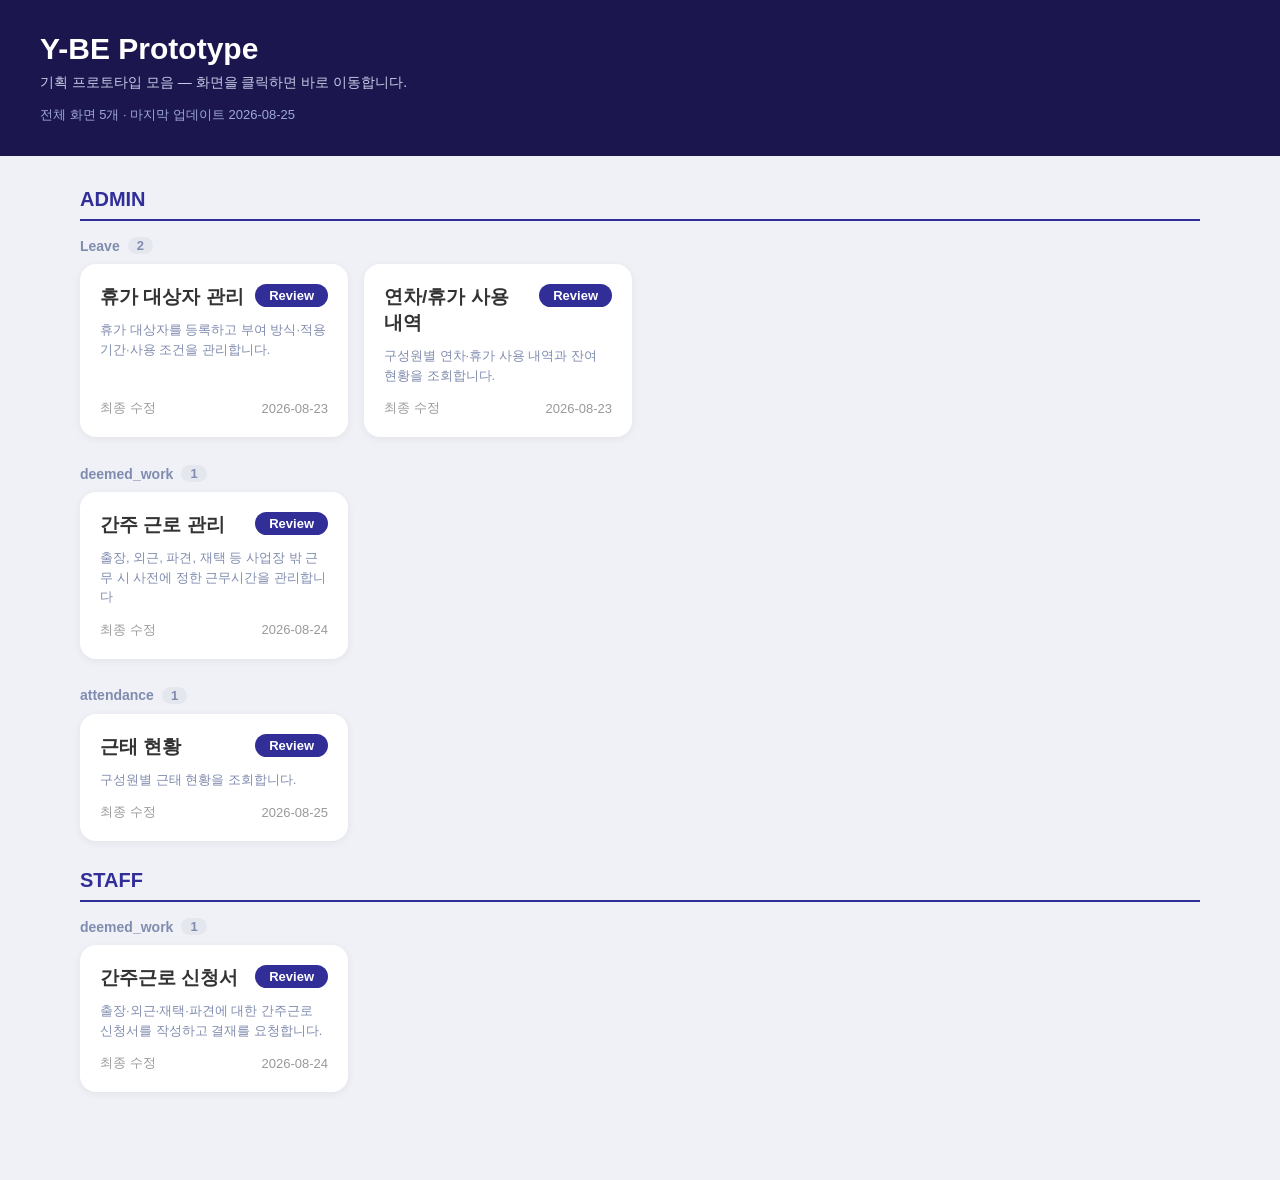
<file: index.html>
<!DOCTYPE html>
<html lang="ko">
<head>
<meta charset="UTF-8" />
<meta name="viewport" content="width=device-width, initial-scale=1.0" />
<title>Y-BE Prototype Hub</title>
<link rel="stylesheet" href="admin/shared/components.css" />
<style>
  body { margin:0; background: var(--color-content-bg); font-family: var(--font-family); color: var(--color-text); }
  .hub-header { background: var(--color-sidebar-bg); color:#fff; padding: 32px 40px; }
  .hub-header h1 { margin:0; font-size: var(--font-display-size); font-weight: var(--font-display-weight); }
  .hub-header p { margin:8px 0 0; color: #C7CCE8; font-size: var(--font-body-size); }
  .hub-meta { margin-top:14px; font-size: var(--font-caption-size); color:#9FA8D9; }
  .hub-main { padding: 32px 40px 60px; max-width: 1200px; margin: 0 auto; }
  .group-title { font-size: var(--font-section-size); font-weight: var(--font-section-weight); color: var(--color-primary); margin: 40px 0 16px; padding-bottom:8px; border-bottom: 2px solid var(--color-primary); }
  .group-title:first-of-type { margin-top:0; }
  .feature-block { margin-bottom: 28px; }
  .feature-label { font-weight:700; font-size: var(--font-body-size); color: var(--color-text-muted); margin-bottom:10px; display:flex; align-items:center; gap:8px; }
  .feature-label .count { background:#E5E7EF; color:var(--color-text-muted); border-radius: var(--radius-pill); padding:1px 9px; font-size: var(--font-caption-size); font-weight:700; }
  .card-grid { display:grid; grid-template-columns: repeat(auto-fill, minmax(260px,1fr)); gap:16px; }
  .card { display:flex; flex-direction:column; gap:10px; background: var(--color-surface); border-radius: var(--radius-card); padding: 20px; text-decoration:none; color: var(--color-text); box-shadow: 0 2px 8px rgba(0,0,0,0.06); transition: transform .15s ease, box-shadow .15s ease; }
  .card:hover { transform: translateY(-3px); box-shadow: var(--shadow-floating); }
  .card-top { display:flex; justify-content:space-between; align-items:flex-start; gap:8px; }
  .card h3 { margin:0; font-size: var(--font-title-size); font-weight: var(--font-title-weight); }
  .card .desc { margin:0; font-size: var(--font-caption-size); color: var(--color-text-muted); line-height:1.5; flex:1; }
  .card-footer { display:flex; justify-content:space-between; align-items:center; font-size: var(--font-caption-size); color: var(--color-text-faint); margin-top:4px; }
  .empty-note { color: var(--color-text-faint); font-size: var(--font-body-size); padding: 20px; background: var(--color-surface); border-radius: var(--radius-card); }
</style>
</head>
<body>
  <div class="hub-header">
    <h1>Y-BE Prototype</h1>
    <p>기획 프로토타입 모음 — 화면을 클릭하면 바로 이동합니다.</p>
    <div class="hub-meta" id="hubMeta"></div>
  </div>
  <div class="hub-main" id="hubMain"></div>

  <script>
    // 화면이 추가되거나 이동되면 이 배열만 수정하면 됩니다.
    const screens = [
      {
        group: "ADMIN",
        feature: "Leave",
        name: "휴가 대상자 관리",
        description: "휴가 대상자를 등록하고 부여 방식·적용 기간·사용 조건을 관리합니다.",
        status: "review", // draft | review | complete
        updated: "2026-08-23",
        href: "admin/leave/"
      },
            {
        group: "ADMIN",
        feature: "deemed_work",
        name: "간주 근로 관리",
        description: "출장, 외근, 파견, 재택 등 사업장 밖 근무 시 사전에 정한 근무시간을 관리합니다",
        status: "review", // draft | review | complete
        updated: "2026-08-24",
        href: "admin/deemed_work/"
      },
      {
        group: "ADMIN",
        feature: "Leave",
        name: "연차/휴가 사용 내역",
        description: "구성원별 연차·휴가 사용 내역과 잔여 현황을 조회합니다.",
        status: "review",
        updated: "2026-08-23",
        href: "admin/leave/usage-history.html"
      },
            {
        group: "ADMIN",
        feature: "attendance",
        name: "근태 현황",
        description: "구성원별 근태 현황을 조회합니다.",
        status: "review",
        updated: "2026-08-25",
        href: "admin/attendance/index.html"
      },
      {
        group: "STAFF",
        feature: "deemed_work",
        name: "간주근로 신청서",
        description: "출장·외근·재택·파견에 대한 간주근로 신청서를 작성하고 결재를 요청합니다.",
        status: "review",
        updated: "2026-08-24",
        href: "staff/deemed_work/"
      }
    ];

    const GROUPS = ["ADMIN", "STAFF"];
    const statusMeta = {
      draft:    { label: "Draft",    cls: "status-scheduled" },
      review:   { label: "Review",   cls: "status-inuse" },
      complete: { label: "Complete", cls: "status-done" }
    };

    const main = document.getElementById("hubMain");

    GROUPS.forEach(function(group) {
      const groupScreens = screens.filter(function(s) { return s.group === group; });
      const section = document.createElement("div");
      const title = document.createElement("div");
      title.className = "group-title";
      title.textContent = group;
      section.appendChild(title);

      if (groupScreens.length === 0) {
        const note = document.createElement("div");
        note.className = "empty-note";
        note.textContent = "아직 등록된 화면이 없습니다. 화면이 추가되면 이 영역에 표시됩니다.";
        section.appendChild(note);
        main.appendChild(section);
        return;
      }

      const features = Array.from(new Set(groupScreens.map(function(s) { return s.feature; })));
      features.forEach(function(feature) {
        const items = groupScreens.filter(function(s) { return s.feature === feature; });
        const block = document.createElement("div");
        block.className = "feature-block";
        block.innerHTML =
          '<div class="feature-label">' + feature + ' <span class="count">' + items.length + '</span></div>' +
          '<div class="card-grid">' +
          items.map(function(s) {
            const st = statusMeta[s.status] || statusMeta.draft;
            return '' +
              '<a class="card" href="' + s.href + '">' +
                '<div class="card-top">' +
                  '<h3>' + s.name + '</h3>' +
                  '<span class="badge ' + st.cls + '">' + st.label + '</span>' +
                '</div>' +
                '<p class="desc">' + s.description + '</p>' +
                '<div class="card-footer"><span>최종 수정</span><span>' + s.updated + '</span></div>' +
              '</a>';
          }).join('') +
          '</div>';
        section.appendChild(block);
      });
      main.appendChild(section);
    });

    let latest = "2000-01-01";
    screens.forEach(function(s) { if (s.updated > latest) latest = s.updated; });
    document.getElementById("hubMeta").textContent =
      "전체 화면 " + screens.length + "개 · 마지막 업데이트 " + latest;
  </script>
</body>
</html>
</file>
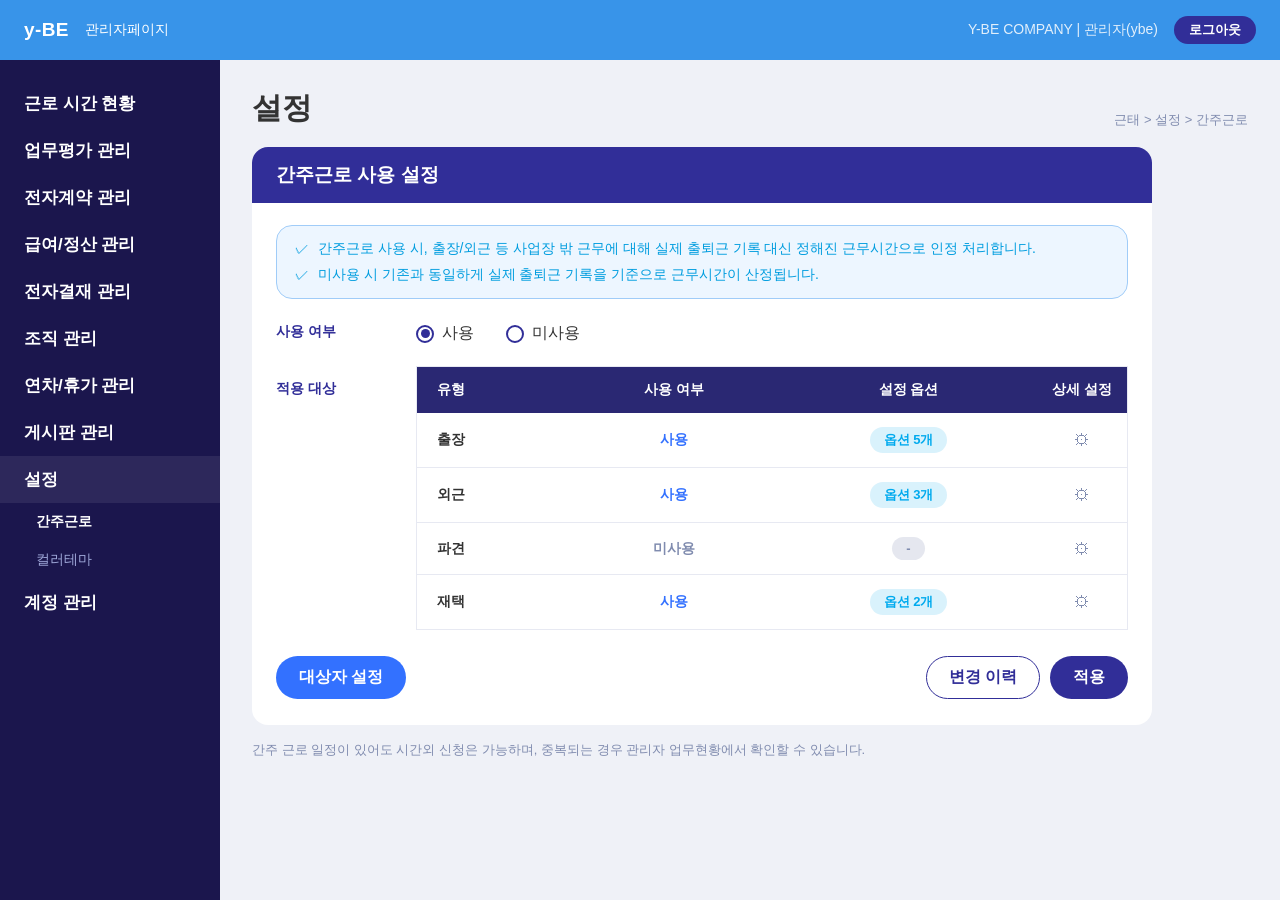
<file: admin/deemed_work/index.html>
<!DOCTYPE html>
<html lang="ko">
<head>
<meta charset="UTF-8" />
<meta name="viewport" content="width=device-width, initial-scale=1.0" />
<title>간주근로 사용 설정 — y-BE Admin</title>
<link rel="stylesheet" href="../shared/components.css" />
<style>
  /* 페이지 전용 규칙 — 새 색상값 없이 tokens.css 변수만 사용 */
  .setting-card { max-width: 900px; background: var(--color-surface); border-radius: var(--radius-card); overflow: hidden; }
  .setting-card .card-head { background: var(--color-primary); color: #fff; padding: 15px 24px; font-size: var(--font-title-size); font-weight: var(--font-title-weight); }
  .setting-card .card-body { padding: 22px 24px 26px; }
  .setting-card table.ybe-table { min-width: 0; }
  .notice-banner.stack { flex-direction: column; gap: 8px; margin-bottom: 24px; }
  .notice-banner.stack .line { display: flex; gap: 9px; align-items: flex-start; }
  .setting-row { display: flex; align-items: flex-start; gap: 40px; margin-bottom: 22px; }
  .setting-row .key { width: 100px; flex-shrink: 0; font-size: var(--font-body-size); font-weight: 800; color: var(--color-primary); }
  .setting-row .key.pad { padding-top: 14px; }
  .type-table-wrap { flex: 1; border: 1px solid #E7E9F2; }
  .icon-btn { border: none; background: none; cursor: pointer; font-size: 16px; color: var(--color-text-muted); }
  .card-actions { display: flex; justify-content: space-between; align-items: center; margin-top: 26px; }
  .card-actions .right { display: flex; gap: 10px; }

  .modal-overlay[hidden] { display: none; }
  .btn { white-space: nowrap; }

  /* 대상자 설정 모달 */
  .target-modal { width: var(--modal-mid-width); max-width: 92vw; background: #FEFEFE; border-radius: var(--radius-modal); padding: 30px 34px 26px; }
  .target-cols { display: grid; grid-template-columns: 1fr 1.35fr; gap: 24px; height: 470px; }
  .panel { display: flex; flex-direction: column; min-height: 0; }
  .panel .panel-tab { align-self: flex-start; background: var(--color-tab-active); color: #fff; font-size: var(--font-caption-size); font-weight: var(--font-title-weight); padding: 9px 26px; border-radius: var(--radius-tab-active); }
  .panel .panel-body { flex: 1; min-height: 0; border: 1px solid #E7E9F2; border-radius: 0 var(--radius-dropdown) var(--radius-dropdown) var(--radius-dropdown); padding: 16px; display: flex; flex-direction: column; gap: 12px; }
  .panel .scroll-list { flex: 1; min-height: 0; overflow-y: auto; display: flex; flex-direction: column; gap: 10px; }
  .search-line { display: flex; gap: 8px; }
  .search-line .input-pill { flex: 1; }
  .tree-row { display: flex; align-items: center; gap: 8px; cursor: pointer; font-size: var(--font-body-size); font-weight: var(--font-body-weight); }
  .tree-row.dept { font-weight: 800; }
  .tree-row.member { padding-left: 20px; color: var(--color-text-muted); }
  .tree-row.member.on { color: var(--color-text); }
  .target-row { display: grid; grid-template-columns: 22px 58px 82px 1fr 22px; align-items: center; gap: 8px; background: #F7F9FE; border: 1px solid #E7E9F2; padding: 9px 10px; }
  .target-row .no { font-size: var(--font-caption-size); color: var(--color-text-muted); text-align: center; font-weight: 800; }
  .target-row .nm { font-weight: 800; font-size: var(--font-body-size); }
  .target-row .rk { font-size: var(--font-caption-size); color: var(--color-text-muted); }
  .period-field { display: flex; align-items: center; gap: 6px; background: #fff; border: 1px solid var(--color-border-input); border-radius: var(--radius-pill); height: 32px; padding: 0 12px; }
  .period-field input { border: none; outline: none; background: none; font-family: var(--font-family); font-size: 12px; font-weight: 600; color: var(--color-text); min-width: 0; flex: 1; }
  .list-meta { display: flex; justify-content: space-between; align-items: center; font-size: var(--font-caption-size); }
  .period-notice { background: var(--color-info-bg); border: 1px solid var(--color-info-border); border-radius: var(--radius-dropdown); padding: 14px 16px; }
  .period-notice .head { display: flex; justify-content: space-between; align-items: center; margin-bottom: 8px; font-weight: 800; color: var(--color-primary); font-size: var(--font-caption-size); }
  .period-notice li { font-size: 12px; line-height: 1.6; }
  .period-notice ul { margin: 0; padding-left: 18px; }

  /* 상세 설정 모달 */
  .detail-modal { width: var(--modal-wide-width); max-width: 92vw; height: 640px; max-height: 92vh; background: #FEFEFE; border-radius: var(--radius-modal); overflow: hidden; display: flex; flex-direction: column; }
  .detail-modal .head { flex: none; background: var(--color-primary); color: #fff; padding: 15px 26px; display: flex; justify-content: space-between; align-items: center; font-size: var(--font-title-size); font-weight: var(--font-title-weight); }
  .detail-modal .head .modal-close { color: #fff; }
  .detail-modal .body { display: flex; flex: 1; min-height: 0; }
  .type-nav { width: 152px; flex: none; border-right: 1px solid #E7E9F2; padding: 16px 0; }
  .type-nav .item { display: flex; justify-content: space-between; align-items: center; padding: 11px 18px; cursor: pointer; border-left: 3px solid transparent; font-size: var(--font-body-size); font-weight: 800; }
  .type-nav .item.on { background: #F1F4FF; border-left-color: var(--color-primary); color: var(--color-primary); }
  .type-nav .item .state { font-size: 11.5px; font-weight: 600; color: var(--color-text-muted); }
  .type-nav .item .state.use { color: var(--color-secondary); }
  .detail-main { flex: 1; min-width: 0; padding: 22px 26px 20px; display: flex; flex-direction: column; gap: 16px; overflow: hidden; }
  .use-toggle { display: flex; align-items: center; gap: 14px; border: 1px solid #E7E9F2; border-radius: var(--radius-pill); padding: 8px 18px; cursor: pointer; font-size: var(--font-body-size); font-weight: 800; }
  .use-toggle .track { width: 42px; height: 23px; border-radius: var(--radius-pill); background: #C7CEE3; padding: 3px; display: flex; justify-content: flex-start; }
  .use-toggle.on .track { background: var(--color-secondary); justify-content: flex-end; }
  .use-toggle .knob { width: 17px; height: 17px; border-radius: 50%; background: #fff; }
  .segment { display: grid; grid-template-columns: 1fr 1fr; border: 1px solid var(--color-info-border); border-radius: 6px; overflow: hidden; }
  .segment .seg { text-align: center; padding: 11px 0; font-size: var(--font-body-size); font-weight: 800; color: var(--color-text-muted); background: #fff; cursor: pointer; }
  .segment .seg.on { background: #E8EFFF; color: var(--color-primary); }
  .option-list { flex: 1; min-height: 0; overflow-y: auto; display: flex; flex-direction: column; gap: 10px; padding-right: 6px; }
  .option-row { border: 1px solid #E7E9F2; border-radius: var(--radius-dropdown); padding: 10px 12px; background: #FBFCFF; }
  .option-row .line { display: grid; grid-template-columns: 20px 132px 1fr 22px; align-items: center; gap: 10px; }
  .option-row .caret { cursor: pointer; font-size: 11px; color: var(--color-text-muted); text-align: center; }
  .option-row select, .option-row .num-sel { border: 1px solid var(--color-field-locked); border-radius: 6px; height: 34px; padding: 0 9px; background: #fff; font-family: var(--font-family); font-size: var(--font-body-size); font-weight: 600; color: var(--color-text); }
  .option-row .fields { display: flex; align-items: center; gap: 9px; flex-wrap: wrap; font-size: var(--font-body-size); font-weight: 600; }
  .option-row .memo { margin: 10px 0 2px 30px; }
  .option-row .memo input { width: 100%; height: 34px; border: 1px solid #E7E9F2; border-radius: 6px; padding: 0 13px; font-family: var(--font-family); font-size: 12.5px; font-weight: 600; outline: none; }
  .add-option { border: 1px dashed var(--color-info-border); background: #F4F7FF; border-radius: var(--radius-dropdown); text-align: center; padding: 11px 0; font-size: var(--font-body-size); font-weight: 800; color: var(--color-secondary); cursor: pointer; }
  .detail-modal .foot { flex: none; border-top: 1px solid #E7E9F2; padding: 14px 26px; display: flex; justify-content: flex-end; gap: 10px; }
</style>
</head>
<body>
  <div class="gnb">
    <div class="gnb-left"><span class="logo">y-BE</span><span>관리자페이지</span></div>
    <div class="gnb-right"><span class="company">Y-BE COMPANY | 관리자(ybe)</span><button class="btn point small">로그아웃</button></div>
  </div>

  <div class="app-shell">
    <nav class="lnb">
      <div class="menu-item">근로 시간 현황</div>
      <div class="menu-item">업무평가 관리</div>
      <div class="menu-item">전자계약 관리</div>
      <div class="menu-item">급여/정산 관리</div>
      <div class="menu-item">전자결재 관리</div>
      <div class="menu-item">조직 관리</div>
      <div class="menu-item">연차/휴가 관리</div>
      <div class="menu-item">게시판 관리</div>
      <div class="menu-item on active">설정</div>
      <div class="sub-item active">간주근로</div>
      <div class="sub-item">컬러테마</div>
      <div class="menu-item">계정 관리</div>
    </nav>

    <main class="content-area">
      <div class="page-head">
        <h1 class="page-title">설정</h1>
        <span class="helper">근태 &gt; 설정 &gt; 간주근로</span>
      </div>

      <section class="setting-card">
        <div class="card-head">간주근로 사용 설정</div>
        <div class="card-body">
          <div class="notice-banner stack">
            <div class="line"><span>✓</span><span>간주근로 사용 시, 출장/외근 등 사업장 밖 근무에 대해 실제 출퇴근 기록 대신 정해진 근무시간으로 인정 처리합니다.</span></div>
            <div class="line"><span>✓</span><span>미사용 시 기존과 동일하게 실제 출퇴근 기록을 기준으로 근무시간이 산정됩니다.</span></div>
          </div>

          <div class="setting-row">
            <div class="key">사용 여부</div>
            <div class="form-row" style="gap:32px">
              <label class="opt" onclick="setUsing(true)"><span class="rdo" id="rdoUse"></span><span>사용</span></label>
              <label class="opt" onclick="setUsing(false)"><span class="rdo" id="rdoUnuse"></span><span>미사용</span></label>
            </div>
          </div>

          <div class="setting-row" id="typeSection">
            <div class="key pad">적용 대상</div>
            <div class="type-table-wrap">
              <table class="ybe-table">
                <thead>
                  <tr><th style="text-align:left;padding-left:20px">유형</th><th>사용 여부</th><th>설정 옵션</th><th style="width:90px">상세 설정</th></tr>
                </thead>
                <tbody id="typeRows"></tbody>
              </table>
            </div>
          </div>

          <div class="card-actions">
            <button class="btn positive" onclick="openTarget()">대상자 설정</button>
            <div class="right">
              <button class="btn outline point">변경 이력</button>
              <button class="btn point">적용</button>
            </div>
          </div>
        </div>
      </section>

      <p class="helper" style="max-width:900px;margin-top:14px;line-height:1.7">
        간주 근로 일정이 있어도 시간외 신청은 가능하며, 중복되는 경우 관리자 업무현황에서 확인할 수 있습니다.
      </p>
    </main>
  </div>

  <!-- 대상자 설정 -->
  <div class="modal-overlay" id="targetOverlay" hidden>
    <div class="target-modal">
      <div class="modal-header">
        <h2>대상자 설정</h2>
        <button class="modal-close" onclick="closeModals()">×</button>
      </div>
      <div class="target-cols">
        <div class="panel">
          <div class="panel-tab">조직도</div>
          <div class="panel-body">
            <div class="search-line">
              <input class="input-pill" id="orgQuery" placeholder="이름/직책/부서명" oninput="onOrgQuery(this.value)" />
            </div>
            <div class="tree-row" onclick="toggleAll()"><span class="chk" id="chkAll"></span><span style="font-weight:800;color:var(--color-primary)">전체선택</span></div>
            <div class="scroll-list" id="orgList"></div>
          </div>
        </div>

        <div class="panel">
          <div style="display:flex;justify-content:space-between;align-items:flex-end">
            <div class="panel-tab">대상자</div>
            <div class="period-field" style="margin-bottom:4px;width:190px">
              <input id="targetQuery" placeholder="키워드 검색" oninput="onTargetQuery(this.value)" />
              <span style="cursor:pointer;color:var(--color-text-muted)" onclick="clearTargetQuery()">×</span>
              <span style="color:var(--color-primary);font-weight:800">⌕</span>
            </div>
          </div>
          <div class="panel-body">
            <div class="list-meta">
              <span style="font-weight:800;color:var(--color-text-muted)">대상자 <span id="targetCount">0</span>명</span>
              <span class="helper">유효 기간 미지정 시 즉시 적용</span>
            </div>
            <div class="scroll-list" id="targetRows"></div>
            <div class="period-notice" id="periodNotice">
              <div class="head"><span>유효 기간 안내</span><button class="modal-close" style="font-size:15px" onclick="dismissNotice()">×</button></div>
              <ul>
                <li>설정한 유효 기간 동안 간주근로 전용 신청서 구성이 적용됩니다.</li>
                <li>유효 기간 종료 시, 자동으로 기존 신청서 구성으로 전환됩니다.</li>
                <li>유효 기간이 만료된 대상자는 예외 대상자 목록에서 자동으로 제외됩니다.</li>
                <li>유효 기간 내 작성된 신청서는 기간 종료 이후에도 기존 설정을 기준으로 유지/처리됩니다.</li>
              </ul>
            </div>
          </div>
        </div>
      </div>
      <div class="modal-footer">
        <button class="btn outline point3" onclick="closeModals()">취소</button>
        <button class="btn point" onclick="closeModals()">저장</button>
      </div>
    </div>
  </div>

  <!-- 간주근로 상세 설정 -->
  <div class="modal-overlay" id="detailOverlay" hidden>
    <div class="detail-modal">
      <div class="head"><span>간주근로 상세 설정</span><button class="modal-close" onclick="closeModals()">×</button></div>
      <div class="body">
        <nav class="type-nav" id="typeNav"></nav>
        <div class="detail-main">
          <div class="use-toggle" id="useToggle" onclick="toggleActiveType()">
            <span class="track"><span class="knob"></span></span>
            <span id="useToggleLabel">간주근로 사용</span>
          </div>
          <div class="segment" id="scopeSegment" hidden>
            <div class="seg" data-scope="domestic" onclick="setScope('domestic')">국내 출장</div>
            <div class="seg" data-scope="overseas" onclick="setScope('overseas')">해외 출장</div>
          </div>
          <div class="option-list" id="optionList"></div>
          <p class="helper" style="line-height:1.7">옵션은 최대 <span id="maxOptions">5</span>건까지 등록할 수 있습니다. 사용자 전자결재 진행 시 해당 유형을 선택하면 입력한 메모가 안내글로 노출됩니다.</p>
        </div>
      </div>
      <div class="foot">
        <button class="btn outline point3" onclick="closeModals()">취소</button>
        <button class="btn point" onclick="closeModals()">저장</button>
      </div>
    </div>
  </div>

<script>
/* ------------------------------------------------------------------
   간주근로 사용 설정 — 프로토타입 상태
   canonical_key 후보: deemed_work.use / deemed_work.type.* / deemed_work.option.*
------------------------------------------------------------------ */
var MAX_OPTIONS = 5;

var state = {
  using: true,
  modal: null,                 // 'target' | 'detail' | null
  activeType: 'trip',
  scope: 'domestic',           // 출장 전용
  showNotice: true,
  orgQuery: '',
  targetQuery: '',
  seq: 100,
  types: [
    { key: 'trip', label: '출장', on: true, scoped: true },
    { key: 'field', label: '외근', on: true, scoped: false },
    { key: 'dispatch', label: '파견', on: false, scoped: false },
    { key: 'home', label: '재택', on: true, scoped: false }
  ],
  options: {
    'trip:domestic': [
      { id: 1, kind: 'range', start: '09:00', end: '18:00', memo: '', open: false },
      { id: 2, kind: 'unit', hours: '10', from: '09:00', memo: '', open: false },
      { id: 3, kind: 'none', memo: '', open: false }
    ],
    'trip:overseas': [
      { id: 4, kind: 'unit', hours: '10', from: '09:00', memo: '', open: false },
      { id: 5, kind: 'range', start: '10:00', end: '19:00', memo: '', open: false }
    ],
    'field:default': [
      { id: 6, kind: 'range', start: '09:00', end: '18:00', memo: '', open: false },
      { id: 7, kind: 'unit', hours: '8', from: '09:00', memo: '', open: false },
      { id: 8, kind: 'range', start: '13:00', end: '18:00', memo: '', open: false }
    ],
    'dispatch:default': [],
    'home:default': [
      { id: 9, kind: 'range', start: '09:00', end: '18:00', memo: '', open: false },
      { id: 10, kind: 'unit', hours: '8', from: '10:00', memo: '', open: false }
    ]
  },
  org: [
    { id: 1, name: '박대형', rank: '과장/팀장', dept: '경영부/운영팀' },
    { id: 2, name: '이광호', rank: '과장', dept: '경영부/운영팀' },
    { id: 3, name: '권태성', rank: '대리/팀장', dept: '경영부/운영팀' },
    { id: 4, name: '이이름', rank: '대리', dept: '경영부/운영팀' },
    { id: 5, name: '나윤아', rank: '대리', dept: '경영부/운영팀' },
    { id: 6, name: '김일련', rank: '대리', dept: '경영부/운영팀' },
    { id: 7, name: '배동현', rank: '사원/팀원', dept: '경영부/운영팀' },
    { id: 8, name: '김모모', rank: '사원', dept: '경영부/운영팀' },
    { id: 9, name: '이소현', rank: '사원/파트장', dept: '경영부/운영팀' },
    { id: 10, name: '김쇠현', rank: '사원/파트장', dept: '경영부/운영팀' },
    { id: 11, name: '박성현', rank: '사원/파트장', dept: '경영부/운영팀' }
  ],
  targets: [
    { id: 9, from: '2027-08-18', to: '2027-09-30' },
    { id: 10, from: '', to: '' },
    { id: 11, from: '2027-08-18', to: '2027-09-30' }
  ]
};

var TIMES = (function () {
  var out = [], h, m;
  for (h = 0; h < 24; h++) for (m = 0; m < 2; m++) out.push(('0' + h).slice(-2) + ':' + (m ? '30' : '00'));
  return out;
})();
var HOURS = (function () { var out = [], i; for (i = 1; i <= 12; i++) out.push(String(i)); return out; })();
var KIND_DEFAULT = { range: { start: '09:00', end: '18:00' }, unit: { hours: '8', from: '09:00' }, none: {} };

function keyOf(typeKey, scope) {
  var t = typeMeta(typeKey);
  return t.scoped ? typeKey + ':' + scope : typeKey + ':default';
}
function typeMeta(key) { return state.types.filter(function (t) { return t.key === key; })[0]; }
function rowsOf(key) { return state.options[key] || []; }
function optionCount(typeKey) {
  var t = typeMeta(typeKey);
  return t.scoped
    ? rowsOf(typeKey + ':domestic').length + rowsOf(typeKey + ':overseas').length
    : rowsOf(typeKey + ':default').length;
}
function minutes(t) { var p = (t || '09:00').split(':'); return (+p[0]) * 60 + (+p[1]); }
function totalLabel(r) {
  var d = minutes(r.end) - minutes(r.start);
  if (d < 0) d += 1440;
  var h = Math.floor(d / 60), m = d % 60;
  return m ? h + '시간 ' + m + '분' : h + '시간';
}
function esc(s) { return String(s).replace(/&/g, '&amp;').replace(/</g, '&lt;').replace(/>/g, '&gt;'); }
function selectHtml(list, value, onchange) {
  return '<select onchange="' + onchange + '">' + list.map(function (v) {
    return '<option value="' + v + '"' + (v === value ? ' selected' : '') + '>' + v + '</option>';
  }).join('') + '</select>';
}

/* ---------- 사용 여부 / 적용 대상 ---------- */
function setUsing(v) { state.using = v; render(); }

function renderTypeRows() {
  document.getElementById('rdoUse').className = 'rdo' + (state.using ? ' on' : '');
  document.getElementById('rdoUnuse').className = 'rdo' + (state.using ? '' : ' on');
  document.getElementById('typeSection').hidden = !state.using;

  document.getElementById('typeRows').innerHTML = state.types.map(function (t) {
    var n = optionCount(t.key);
    var badge = (t.on && n > 0)
      ? '<span class="badge cyan">옵션 ' + n + '개</span>'
      : '<span class="badge status-scheduled">-</span>';
    return '<tr>' +
      '<td style="text-align:left;padding-left:20px">' + t.label + '</td>' +
      '<td style="color:' + (t.on ? 'var(--color-secondary)' : 'var(--color-text-muted)') + '">' + (t.on ? '사용' : '미사용') + '</td>' +
      '<td>' + badge + '</td>' +
      '<td><button class="icon-btn" title="상세 설정" onclick="openDetail(\'' + t.key + '\')">⚙</button></td>' +
      '</tr>';
  }).join('');
}

/* ---------- 대상자 설정 모달 ---------- */
function openTarget() { state.modal = 'target'; render(); }
function closeModals() { state.modal = null; render(); }
function onOrgQuery(v) { state.orgQuery = v; render(); }
function onTargetQuery(v) { state.targetQuery = v; render(); }
function clearTargetQuery() { state.targetQuery = ''; render(); }
function dismissNotice() { state.showNotice = false; render(); }
function isPicked(id) { return state.targets.some(function (t) { return t.id === id; }); }
function orgVisible() {
  var q = state.orgQuery.trim();
  return state.org.filter(function (m) { return (m.name + m.rank + m.dept).indexOf(q) >= 0; });
}
function toggleMember(id) {
  state.targets = isPicked(id)
    ? state.targets.filter(function (t) { return t.id !== id; })
    : state.targets.concat([{ id: id, from: '', to: '' }]);
  render();
}
function toggleAll() {
  var ids = orgVisible().map(function (m) { return m.id; });
  var all = ids.every(isPicked);
  if (all) {
    state.targets = state.targets.filter(function (t) { return ids.indexOf(t.id) < 0; });
  } else {
    ids.filter(function (id) { return !isPicked(id); }).forEach(function (id) {
      state.targets.push({ id: id, from: '', to: '' });
    });
  }
  render();
}
function removeTarget(id) { state.targets = state.targets.filter(function (t) { return t.id !== id; }); render(); }
function setPeriod(id, field, value) {
  state.targets.forEach(function (t) { if (t.id === id) t[field] = value; });
  document.getElementById('targetCount').textContent = visibleTargets().length;
}
function visibleTargets() {
  var q = state.targetQuery.trim();
  var joined = state.targets.map(function (t) {
    var m = state.org.filter(function (o) { return o.id === t.id; })[0] || {};
    return { id: t.id, name: m.name, rank: m.rank, dept: m.dept, from: t.from, to: t.to };
  });
  return q ? joined.filter(function (t) { return (t.name + t.rank + t.dept).indexOf(q) >= 0; }) : joined;
}

function renderTargetModal() {
  document.getElementById('targetOverlay').hidden = state.modal !== 'target';
  if (state.modal !== 'target') return;

  var vis = orgVisible();
  document.getElementById('orgQuery').value = state.orgQuery;
  document.getElementById('targetQuery').value = state.targetQuery;
  document.getElementById('chkAll').className = 'chk' + (vis.length && vis.every(function (m) { return isPicked(m.id); }) ? ' on' : '');

  document.getElementById('orgList').innerHTML =
    '<div class="tree-row dept"><span class="chk light"></span>운영팀/본사 (' + state.org.length + ')</div>' +
    (vis.length ? vis.map(function (m) {
      var on = isPicked(m.id);
      return '<div class="tree-row member' + (on ? ' on' : '') + '" onclick="toggleMember(' + m.id + ')">' +
        '<span class="chk' + (on ? ' on' : ' light') + '"></span>' + esc(m.name + ' ' + m.rank) + '</div>';
    }).join('') : '<div class="empty-state" style="padding:24px 0">검색 결과가 없습니다.</div>');

  var rows = visibleTargets();
  document.getElementById('targetCount').textContent = rows.length;
  document.getElementById('targetRows').innerHTML = rows.length ? rows.map(function (t, i) {
    return '<div class="target-row">' +
      '<span class="no">' + (i + 1) + '</span>' +
      '<span class="nm">' + esc(t.name) + '</span>' +
      '<span class="rk">' + esc(t.rank) + '</span>' +
      '<span class="period-field">' +
        '<input type="date" value="' + (t.from || '') + '" onchange="setPeriod(' + t.id + ',\'from\',this.value)" />' +
        '<span class="helper">~</span>' +
        '<input type="date" value="' + (t.to || '') + '" onchange="setPeriod(' + t.id + ',\'to\',this.value)" />' +
      '</span>' +
      '<button class="modal-close" style="font-size:15px" onclick="removeTarget(' + t.id + ')">×</button>' +
      '</div>';
  }).join('') : '<div class="empty-state" style="padding:34px 0">조건에 맞는 대상자가 없습니다.</div>';

  document.getElementById('periodNotice').hidden = !state.showNotice;
}

/* ---------- 상세 설정 모달 ---------- */
function openDetail(typeKey) { state.modal = 'detail'; state.activeType = typeKey; render(); }
function setScope(s) { state.scope = s; render(); }
function toggleActiveType() { var t = typeMeta(state.activeType); t.on = !t.on; render(); }
function addOption() {
  var k = keyOf(state.activeType, state.scope);
  if (rowsOf(k).length >= MAX_OPTIONS) return;
  state.seq += 1;
  state.options[k] = rowsOf(k).concat([{ id: state.seq, kind: 'none', memo: '', open: false }]);
  render();
}
function patchOption(id, next) {
  var k = keyOf(state.activeType, state.scope);
  state.options[k] = rowsOf(k).map(function (r) { return r.id === id ? Object.assign({}, r, next) : r; });
  render();
}
function setKind(id, kind) { patchOption(id, Object.assign({ kind: kind }, KIND_DEFAULT[kind])); }
function removeOption(id) {
  var k = keyOf(state.activeType, state.scope);
  state.options[k] = rowsOf(k).filter(function (r) { return r.id !== id; });
  render();
}
function toggleMemo(id) {
  var k = keyOf(state.activeType, state.scope);
  var row = rowsOf(k).filter(function (r) { return r.id === id; })[0];
  patchOption(id, { open: !row.open });
}
function setMemo(id, v) {
  var k = keyOf(state.activeType, state.scope);
  state.options[k] = rowsOf(k).map(function (r) { return r.id === id ? Object.assign({}, r, { memo: v }) : r; });
}

function renderDetailModal() {
  document.getElementById('detailOverlay').hidden = state.modal !== 'detail';
  if (state.modal !== 'detail') return;

  var active = typeMeta(state.activeType);
  document.getElementById('maxOptions').textContent = MAX_OPTIONS;

  document.getElementById('typeNav').innerHTML = state.types.map(function (t) {
    return '<div class="item' + (t.key === state.activeType ? ' on' : '') + '" onclick="openDetail(\'' + t.key + '\')">' +
      '<span>' + t.label + '</span><span class="state' + (t.on ? ' use' : '') + '">' + (t.on ? '사용' : '미사용') + '</span></div>';
  }).join('');

  document.getElementById('useToggle').className = 'use-toggle' + (active.on ? ' on' : '');
  document.getElementById('useToggleLabel').textContent = active.label + ' — 간주근로 사용';

  var seg = document.getElementById('scopeSegment');
  seg.hidden = !active.scoped;
  Array.prototype.forEach.call(seg.querySelectorAll('.seg'), function (el) {
    el.className = 'seg' + (el.getAttribute('data-scope') === state.scope ? ' on' : '');
  });

  var k = keyOf(state.activeType, state.scope);
  var rows = rowsOf(k);
  document.getElementById('optionList').innerHTML = rows.map(function (r) {
    var fields = '';
    if (r.kind === 'range') {
      fields = selectHtml(TIMES, r.start, 'patchOption(' + r.id + ',{start:this.value})') +
        '<span>~</span>' + selectHtml(TIMES, r.end, 'patchOption(' + r.id + ',{end:this.value})') +
        '<span class="helper">총 ' + totalLabel(r) + '</span>';
    } else if (r.kind === 'unit') {
      fields = selectHtml(HOURS, r.hours, 'patchOption(' + r.id + ',{hours:this.value})') + '<span>시간</span>' +
        '<span style="width:1px;height:18px;background:#E7E9F2"></span>' +
        selectHtml(TIMES, r.from, 'patchOption(' + r.id + ',{from:this.value})') + '<span>부터 근무 시작</span>';
    } else {
      fields = '<span class="helper">유형을 선택하면 설정 항목이 표시됩니다.</span>';
    }
    return '<div class="option-row">' +
      '<div class="line">' +
        '<span class="caret" onclick="toggleMemo(' + r.id + ')">' + (r.open ? '▼' : '▶') + '</span>' +
        '<select onchange="setKind(' + r.id + ',this.value)">' +
          '<option value="none"' + (r.kind === 'none' ? ' selected' : '') + '>유형 선택</option>' +
          '<option value="range"' + (r.kind === 'range' ? ' selected' : '') + '>시간 범위</option>' +
          '<option value="unit"' + (r.kind === 'unit' ? ' selected' : '') + '>사용 단위</option>' +
        '</select>' +
        '<span class="fields">' + fields + '</span>' +
        '<button class="modal-close" style="font-size:15px" onclick="removeOption(' + r.id + ')">×</button>' +
      '</div>' +
      (r.open ? '<div class="memo"><input maxlength="50" value="' + esc(r.memo) + '" placeholder="사용자에게 노출할 안내 내용 입력해주세요 (최대 50자)" oninput="setMemo(' + r.id + ',this.value)" /></div>' : '') +
      '</div>';
  }).join('') + (rows.length < MAX_OPTIONS ? '<div class="add-option" onclick="addOption()">+ 옵션 추가</div>' : '');
}

function render() {
  renderTypeRows();
  renderTargetModal();
  renderDetailModal();
}
render();
</script>
</body>
</html>
</file>
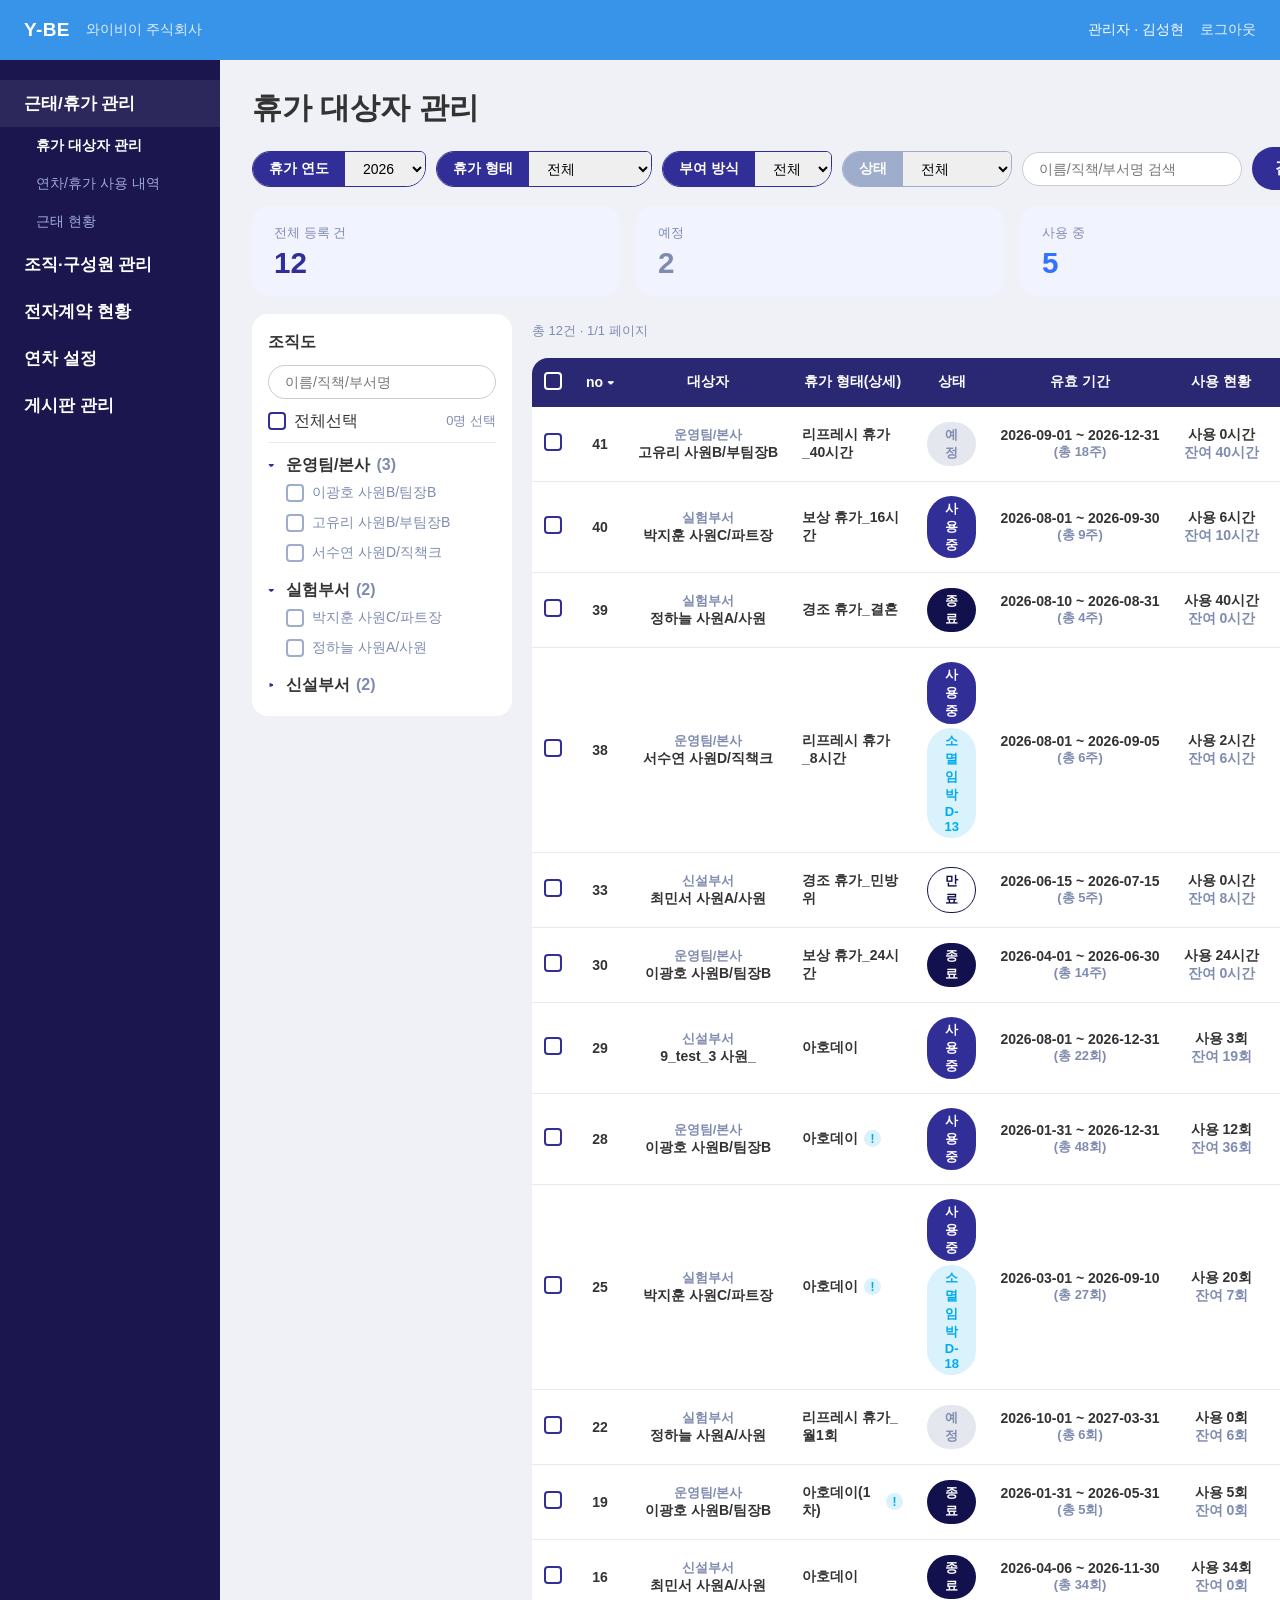
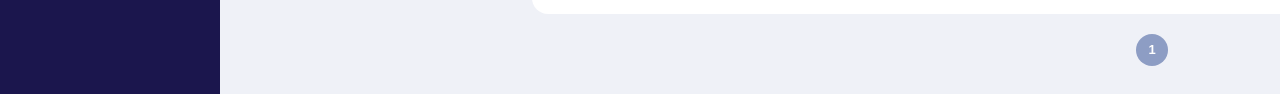
<file: admin/leave/index.html>
<!DOCTYPE html>
<html lang="ko">
<head>
<meta charset="UTF-8" />
<meta name="viewport" content="width=device-width, initial-scale=1.0" />
<title>휴가 대상자 관리 · y-BE</title>
<link rel="stylesheet" href="../shared/components.css" />
</head>
<body>

<div class="gnb">
  <div class="gnb-left">
    <span class="logo">Y-BE</span>
    <span class="company">와이비이 주식회사</span>
  </div>
  <div class="gnb-right">
    <span>관리자 · 김성현</span>
    <span class="company">로그아웃</span>
  </div>
</div>

<div class="app-shell">
  <nav class="lnb">
    <div class="menu-item on">근태/휴가 관리</div>
    <div class="sub-item active">휴가 대상자 관리</div>
    <div class="sub-item">연차/휴가 사용 내역</div>
    <div class="sub-item">근태 현황</div>
    <div class="menu-item">조직·구성원 관리</div>
    <div class="menu-item">전자계약 현황</div>
    <div class="menu-item">연차 설정</div>
    <div class="menu-item">게시판 관리</div>
  </nav>

  <main class="content-area">
    <div class="page-head">
      <h1 class="page-title">휴가 대상자 관리</h1>
    </div>

    <div class="filter-row">
      <div class="filter-field">
        <span class="filter-label">휴가 연도</span>
        <select id="fYear"><option>2026</option><option>2025</option></select>
      </div>
      <div class="filter-field">
        <span class="filter-label">휴가 형태</span>
        <select id="fType"><option>전체</option><option>대상 휴가</option><option>비대상 휴가</option></select>
      </div>
      <div class="filter-field">
        <span class="filter-label">부여 방식</span>
        <select id="fGrant"><option>전체</option><option>일반</option><option>반복</option></select>
      </div>
      <div class="filter-field locked">
        <span class="filter-label">상태</span>
        <select id="fStatus"><option>전체</option><option>예정</option><option>사용 중</option><option>종료</option><option>만료</option><option>소멸 임박</option></select>
      </div>
      <input class="input-pill" id="fQ" placeholder="이름/직책/부서명 검색" style="width:220px" />
      <button class="btn point" id="btnSearch">검색</button>
      <button class="btn outline point" id="btnReset">초기화</button>
      <div class="row-end">
        <button class="btn outline positive" id="btnExcel">엑셀 다운로드</button>
        <button class="btn point3" id="btnRegister">휴가 대상자 등록</button>
      </div>
    </div>

    <div class="stat-grid" id="statGrid"></div>

    <div class="layout-2col">
      <aside class="tree-panel">
        <div class="panel-title">조직도</div>
        <input class="input-pill" id="treeQ" placeholder="이름/직책/부서명" style="width:100%; margin-bottom:12px;" />
        <div class="tree-all" id="treeAll"></div>
        <div id="treeBody"></div>
      </aside>

      <section class="table-panel">
        <div class="list-head">
          <div class="result" id="resultLabel"></div>
          <div id="bulkArea"></div>
        </div>

        <div class="table-wrap scroll">
          <table class="ybe-table">
            <thead>
              <tr>
                <th style="width:40px"><span class="chk invert" id="chkAll"></span></th>
                <th class="sortable" data-sort="no">no <span id="arrowNo"></span></th>
                <th>대상자</th>
                <th>휴가 형태(상세)</th>
                <th>상태</th>
                <th>유효 기간</th>
                <th>사용 현황</th>
                <th>부여 방식</th>
                <th class="sortable" data-sort="date">최신 등록일 <span id="arrowDate"></span></th>
                <th>이력</th>
                <th>관리</th>
              </tr>
            </thead>
            <tbody id="tbody"></tbody>
          </table>
          <div id="emptyState"></div>
        </div>

        <div class="pagination" id="pagination"></div>
      </section>
    </div>
  </main>
</div>

<div id="drawerRoot"></div>
<div id="modalRoot"></div>
<div id="confirmRoot"></div>
<div id="toastRoot"></div>

<script>
/* ---------------------------------------------------------------------------
   ADM-LEV 휴가 대상자 관리
   - 상태 판정: 잔여 0 = 종료 / 잔여 남은 채 유효기간 경과 = 만료
   - 사용 조건은 목록 열이 아니라 휴가 형태 옆 (!) 아이콘 툴팁으로 노출
   - 통계 카드는 전체 기준 값이며 클릭 시 상태 필터로 진입
   - 기준일자는 프로토타입 확인용 고정값. 운영 반영 시 new Date()로 교체.
--------------------------------------------------------------------------- */
var TODAY = new Date("2026-08-23");
var PER_PAGE = 20;

function d(s) { return new Date(s); }
function daysBetween(a, b) { return Math.round((b - a) / 86400000); }

var SEED = [
  { no:41, date:"2026-08-22", dept:"운영팀/본사", name:"고유리 사원B/부팀장B", kind:"대상 휴가", type:"리프레시 휴가_40시간", grant:"일반", grantNote:"", start:"2026-09-01", end:"2026-12-31", periodNote:"(총 18주)", cond:"-", usedH:0, totalH:40, unit:"시간",
    usage:[], history:[{date:"2026-08-22", change:"신규 등록", who:"김성현"}] },
  { no:40, date:"2026-08-18", dept:"실험부서", name:"박지훈 사원C/파트장", kind:"대상 휴가", type:"보상 휴가_16시간", grant:"일반", grantNote:"", start:"2026-08-01", end:"2026-09-30", periodNote:"(총 9주)", cond:"-", usedH:6, totalH:16, unit:"시간",
    usage:[{date:"2026-08-07", note:"종일 사용", amount:"4시간"},{date:"2026-08-18", note:"반차 사용", amount:"2시간"}], history:[{date:"2026-08-01", change:"신규 등록", who:"김성현"}] },
  { no:39, date:"2026-08-15", dept:"실험부서", name:"정하늘 사원A/사원", kind:"대상 휴가", type:"경조 휴가_결혼", grant:"일반", grantNote:"", start:"2026-08-10", end:"2026-08-31", periodNote:"(총 4주)", cond:"-", usedH:40, totalH:40, unit:"시간",
    usage:[{date:"2026-08-17", note:"종일 사용", amount:"24시간"},{date:"2026-08-20", note:"종일 사용", amount:"16시간"}], history:[{date:"2026-08-15", change:"신규 등록", who:"김성현"},{date:"2026-08-20", change:"잔여 0시간 도달", who:"시스템"}] },
  { no:38, date:"2026-08-12", dept:"운영팀/본사", name:"서수연 사원D/직책크", kind:"대상 휴가", type:"리프레시 휴가_8시간", grant:"일반", grantNote:"", start:"2026-08-01", end:"2026-09-05", periodNote:"(총 6주)", cond:"-", usedH:2, totalH:8, unit:"시간",
    usage:[{date:"2026-08-14", note:"반차 사용", amount:"2시간"}], history:[{date:"2026-08-12", change:"부여 총량 5시간 → 8시간", who:"김성현"}] },
  { no:33, date:"2026-06-20", dept:"신설부서", name:"최민서 사원A/사원", kind:"대상 휴가", type:"경조 휴가_민방위", grant:"일반", grantNote:"", start:"2026-06-15", end:"2026-07-15", periodNote:"(총 5주)", cond:"-", usedH:0, totalH:8, unit:"시간",
    usage:[], history:[{date:"2026-06-20", change:"신규 등록", who:"김성현"},{date:"2026-07-16", change:"미사용 만료", who:"시스템"}] },
  { no:30, date:"2026-05-04", dept:"운영팀/본사", name:"이광호 사원B/팀장B", kind:"대상 휴가", type:"보상 휴가_24시간", grant:"일반", grantNote:"", start:"2026-04-01", end:"2026-06-30", periodNote:"(총 14주)", cond:"-", usedH:24, totalH:24, unit:"시간",
    usage:[{date:"2026-05-08", note:"종일 사용", amount:"16시간"},{date:"2026-06-19", note:"종일 사용", amount:"8시간"}], history:[{date:"2026-05-04", change:"신규 등록", who:"김성현"},{date:"2026-07-01", change:"유효 기간 종료 처리", who:"시스템"}] },
  { no:29, date:"2026-08-10", dept:"신설부서", name:"9_test_3 사원_", kind:"대상 휴가", type:"아호데이", grant:"반복", grantNote:"매주 · 일요일 기준 8시간", start:"2026-08-01", end:"2026-12-31", periodNote:"(총 22회)", cond:"제한 없음", usedH:3, totalH:22, unit:"회",
    usage:[{date:"2026-08-09", note:"반복 회차 사용", amount:"1회"},{date:"2026-08-16", note:"반복 회차 사용", amount:"2회"}], history:[{date:"2026-08-10", change:"신규 등록", who:"김성현"}] },
  { no:28, date:"2026-07-28", dept:"운영팀/본사", name:"이광호 사원B/팀장B", kind:"대상 휴가", type:"아호데이", grant:"반복", grantNote:"매주 · 월요일 기준 8시간", start:"2026-01-31", end:"2026-12-31", periodNote:"(총 48회)", cond:"공휴일 포함 주 사용 불가", usedH:12, totalH:48, unit:"회",
    usage:[{date:"2026-07-06", note:"반복 회차 사용", amount:"1회"},{date:"2026-08-03", note:"반복 회차 사용", amount:"1회"}], history:[{date:"2026-07-28", change:"기준 요일 일요일 → 월요일", who:"김성현"}] },
  { no:25, date:"2026-07-02", dept:"실험부서", name:"박지훈 사원C/파트장", kind:"대상 휴가", type:"아호데이", grant:"반복", grantNote:"매주 · 금요일 기준 4시간", start:"2026-03-01", end:"2026-09-10", periodNote:"(총 27회)", cond:"공휴일 포함 주 사용 불가", usedH:20, totalH:27, unit:"회",
    usage:[{date:"2026-07-17", note:"반복 회차 사용", amount:"1회"},{date:"2026-08-14", note:"반차 사용", amount:"0.5회"}], history:[{date:"2026-07-02", change:"사용 조건 변경", who:"김성현"}] },
  { no:22, date:"2026-06-30", dept:"실험부서", name:"정하늘 사원A/사원", kind:"대상 휴가", type:"리프레시 휴가_월1회", grant:"반복", grantNote:"매월 · 1일 기준 8시간", start:"2026-10-01", end:"2027-03-31", periodNote:"(총 6회)", cond:"제한 없음", usedH:0, totalH:6, unit:"회",
    usage:[], history:[{date:"2026-06-30", change:"신규 등록", who:"김성현"}] },
  { no:19, date:"2026-05-20", dept:"운영팀/본사", name:"이광호 사원B/팀장B", kind:"대상 휴가", type:"아호데이(1차)", grant:"반복", grantNote:"매월 · 말일 기준 8시간", start:"2026-01-31", end:"2026-05-31", periodNote:"(총 5회)", cond:"공휴일 포함 주 사용 불가", usedH:5, totalH:5, unit:"회",
    usage:[{date:"2026-04-12", note:"반복 회차 사용", amount:"1회"},{date:"2026-05-24", note:"반복 회차 사용", amount:"1회"}], history:[{date:"2026-06-01", change:"유효 기간 종료 처리", who:"시스템"}] },
  { no:16, date:"2026-04-02", dept:"신설부서", name:"최민서 사원A/사원", kind:"대상 휴가", type:"아호데이", grant:"반복", grantNote:"매주 · 일요일 기준 4시간", start:"2026-04-06", end:"2026-11-30", periodNote:"(총 34회)", cond:"제한 없음", usedH:34, totalH:34, unit:"회",
    usage:[{date:"2026-08-02", note:"반복 회차 사용", amount:"1회"},{date:"2026-08-09", note:"반차 사용", amount:"0.5회"}], history:[{date:"2026-04-02", change:"신규 등록", who:"김성현"},{date:"2026-08-09", change:"잔여 0회 도달", who:"시스템"}] }
];

var DEPTS = [
  { name:"운영팀/본사", members:["이광호 사원B/팀장B","고유리 사원B/부팀장B","서수연 사원D/직책크"] },
  { name:"실험부서",   members:["박지훈 사원C/파트장","정하늘 사원A/사원"] },
  { name:"신설부서",   members:["최민서 사원A/사원","9_test_3 사원_"] }
];

var state = {
  rows: SEED.map(function (r, i) { return Object.assign({}, r, { id: "r" + i, forcedDone: false }); }),
  fYear: "2026", fType: "전체", fGrant: "전체", fStatus: "전체", fQ: "",
  treeQ: "", openDepts: { "운영팀/본사": true, "실험부서": true, "신설부서": false },
  checked: {}, selected: {}, page: 1, sortKey: "no", sortDir: "desc",
  drawerId: null, drawerTab: "usage",
  modalOpen: false, editId: null, form: null, confirmIds: null
};

/* ---------- 상태 판정 ---------- */
function statusOf(r) {
  if (r.forcedDone) return "done";
  if (r.usedH >= r.totalH && d(r.start) <= TODAY) return "done";       /* 소진 = 종료 */
  if (d(r.start) > TODAY) return "scheduled";
  if (d(r.end) < TODAY) return "expired";                              /* 잔여 남고 기간 경과 = 만료 */
  return "inuse";
}
function isExpiring(r) {
  var dd = daysBetween(TODAY, d(r.end));
  return statusOf(r) === "inuse" && dd >= 0 && dd <= 30 && r.usedH < r.totalH;
}
var STATUS_META = {
  scheduled: { label: "예정",   cls: "status-scheduled" },
  inuse:     { label: "사용 중", cls: "status-inuse" },
  done:      { label: "종료",   cls: "status-done" },
  expired:   { label: "만료",   cls: "status-expired" }
};
function statusTip(r) {
  var st = statusOf(r);
  if (isExpiring(r)) return "유효 기간 종료까지 " + daysBetween(TODAY, d(r.end)) + "일 남았습니다. 미사용 잔여가 소멸됩니다.";
  if (st === "scheduled") return "유효 기간 시작 전입니다. " + r.start + "부터 사용할 수 있습니다.";
  if (st === "inuse") return "유효 기간 중이며 잔여를 사용할 수 있습니다.";
  if (st === "done") return "잔여를 모두 소진해 종료된 건입니다.";
  return "잔여가 남은 채 유효 기간(" + r.end + ")이 지나 만료된 건입니다.";
}

/* ---------- 조회 ---------- */
function checkedMembers() {
  return Object.keys(state.checked).filter(function (k) { return state.checked[k]; });
}
function filteredRows() {
  var picked = checkedMembers();
  var out = state.rows.filter(function (r) {
    if (state.fYear && r.start.slice(0, 4) !== state.fYear && r.end.slice(0, 4) !== state.fYear) return false;
    if (state.fType !== "전체" && r.kind !== state.fType) return false;
    if (state.fGrant !== "전체" && r.grant !== state.fGrant) return false;
    var st = statusOf(r);
    if (state.fStatus === "예정" && st !== "scheduled") return false;
    if (state.fStatus === "사용 중" && st !== "inuse") return false;
    if (state.fStatus === "종료" && st !== "done") return false;
    if (state.fStatus === "만료" && st !== "expired") return false;
    if (state.fStatus === "소멸 임박" && !isExpiring(r)) return false;
    if (state.fQ && (r.name + r.dept + r.type).toLowerCase().indexOf(state.fQ.toLowerCase()) < 0) return false;
    if (picked.length && picked.indexOf(r.dept + "·" + r.name) < 0) return false;
    return true;
  });
  var dir = state.sortDir === "asc" ? 1 : -1;
  out.sort(function (a, b) {
    return state.sortKey === "no" ? (a.no - b.no) * dir : (a.date < b.date ? -1 : 1) * dir;
  });
  return out;
}

/* ---------- 렌더 ---------- */
function render() {
  var all = filteredRows();
  var pageCount = Math.max(1, Math.ceil(all.length / PER_PAGE));
  if (state.page > pageCount) state.page = pageCount;
  var paged = all.slice((state.page - 1) * PER_PAGE, state.page * PER_PAGE);

  renderStats();
  renderTree();
  renderList(all, paged, pageCount);
  renderDrawer();
  renderModal();
  renderConfirm();
}

function renderStats() {
  var rows = state.rows;
  var cards = [
    { cls: "", label: "전체 등록 건", value: rows.length, filter: "전체" },
    { cls: "scheduled", label: "예정", value: rows.filter(function (r) { return statusOf(r) === "scheduled"; }).length, filter: "예정" },
    { cls: "inuse", label: "사용 중", value: rows.filter(function (r) { return statusOf(r) === "inuse"; }).length, filter: "사용 중" },
    { cls: "expiring", label: "소멸 임박 (30일 내)", value: rows.filter(isExpiring).length, filter: "소멸 임박" }
  ];
  document.getElementById("statGrid").innerHTML = cards.map(function (c) {
    return '<div class="stat-card ' + c.cls + '" data-filter="' + c.filter + '">' +
             '<div class="label">' + c.label + '</div><div class="value">' + c.value + '</div></div>';
  }).join("");
}

function renderTree() {
  var picked = checkedMembers();
  document.getElementById("treeAll").innerHTML =
    '<span class="chk' + (picked.length ? " on" : "") + '"></span><span>전체선택</span>' +
    '<span class="count">' + picked.length + '명 선택</span>';

  document.getElementById("treeBody").innerHTML = DEPTS.map(function (dep) {
    var open = !!state.openDepts[dep.name];
    var members = dep.members.filter(function (m) {
      return !state.treeQ || (m + dep.name).toLowerCase().indexOf(state.treeQ.toLowerCase()) >= 0;
    });
    return '<div>' +
      '<div class="dept" data-dept="' + dep.name + '">' +
        '<span class="caret">' + (open ? "▾" : "▸") + '</span><span>' + dep.name + '</span>' +
        '<span class="num">(' + dep.members.length + ')</span></div>' +
      (open ? members.map(function (m) {
        var key = dep.name + "·" + m;
        return '<div class="member" data-member="' + key + '">' +
          '<span class="chk light' + (state.checked[key] ? " on" : "") + '"></span><span>' + m + '</span></div>';
      }).join("") : "") +
    '</div>';
  }).join("");
}

function renderList(all, paged, pageCount) {
  document.getElementById("resultLabel").textContent =
    "총 " + all.length + "건 · " + state.page + "/" + pageCount + " 페이지";

  var selIds = Object.keys(state.selected).filter(function (k) { return state.selected[k]; });
  document.getElementById("bulkArea").innerHTML = selIds.length
    ? '<div class="bulk-actions"><span class="count">' + selIds.length + '건 선택</span>' +
      '<button class="btn small outline positive" id="btnBulkEnd">선택 건 종료 처리</button>' +
      '<button class="btn small outline point3" id="btnBulkDelete">선택 건 삭제</button></div>'
    : "";

  var allOn = paged.length > 0 && paged.every(function (r) { return state.selected[r.id]; });
  document.getElementById("chkAll").className = "chk invert" + (allOn ? " on" : "");
  document.getElementById("arrowNo").textContent = state.sortKey === "no" ? (state.sortDir === "desc" ? "▾" : "▴") : "";
  document.getElementById("arrowDate").textContent = state.sortKey === "date" ? (state.sortDir === "desc" ? "▾" : "▴") : "";

  document.getElementById("tbody").innerHTML = paged.map(function (r) {
    var meta = STATUS_META[statusOf(r)];
    var hasCond = r.grant === "반복" && r.cond.indexOf("공휴일") >= 0;
    return '<tr>' +
      '<td><span class="chk' + (state.selected[r.id] ? " on" : "") + '" data-select="' + r.id + '"></span></td>' +
      '<td>' + r.no + '</td>' +
      '<td style="white-space:nowrap"><div class="sub">' + r.dept + '</div><div>' + r.name + '</div></td>' +
      '<td class="cell-left"><div class="type-cell"><span>' + r.type + '</span>' +
        (hasCond ? '<span class="has-tip"><span class="info-dot">!</span><span class="tip right">공휴일 포함 주 사용 불가</span></span>' : '') +
      '</div></td>' +
      '<td><div class="status-cell"><span class="tip top">' + statusTip(r) + '</span>' +
        '<span class="badge ' + meta.cls + '">' + meta.label + '</span>' +
        (isExpiring(r) ? '<span class="badge cyan">소멸 임박 D-' + daysBetween(TODAY, d(r.end)) + '</span>' : '') +
      '</div></td>' +
      '<td><div style="white-space:nowrap">' + r.start + ' ~ ' + r.end + '</div><div class="sub">' + r.periodNote + '</div></td>' +
      '<td style="white-space:nowrap"><div>사용 ' + r.usedH + r.unit + '</div>' +
        '<div class="remain">잔여 ' + Math.max(0, r.totalH - r.usedH) + r.unit + '</div></td>' +
      '<td style="white-space:nowrap"><div>' + r.grant + '</div><div class="sub">' + r.grantNote + '</div></td>' +
      '<td class="cell-date">' + r.date + '</td>' +
      '<td><div class="cell-actions">' +
        '<button class="btn small outline positive" data-history="' + r.id + '">변경</button>' +
        '<button class="btn small outline positive" data-usage="' + r.id + '">사용</button></div></td>' +
      '<td><div class="cell-actions">' +
        '<button class="btn small point" data-edit="' + r.id + '">수정</button>' +
        '<button class="btn small outline point3" data-delete="' + r.id + '">삭제</button></div></td>' +
    '</tr>';
  }).join("");

  document.getElementById("emptyState").innerHTML = all.length ? "" :
    '<div class="empty-state"><div class="icon">🗒</div><div>조건에 맞는 휴가 대상자가 없습니다. 필터를 조정해 주세요.</div></div>';

  var pages = [];
  for (var i = 1; i <= pageCount; i++) {
    pages.push('<div class="page' + (i === state.page ? " active" : "") + '" data-page="' + i + '">' + i + '</div>');
  }
  document.getElementById("pagination").innerHTML = pages.join("");
}

function renderDrawer() {
  var root = document.getElementById("drawerRoot");
  var r = state.rows.filter(function (x) { return x.id === state.drawerId; })[0];
  if (!r) { root.innerHTML = ""; return; }
  var list = state.drawerTab === "usage"
    ? r.usage.map(function (u) { return { left: u.date, mid: u.note, right: u.amount }; })
    : r.history.map(function (h) { return { left: h.date, mid: h.change, right: h.who }; });

  root.innerHTML =
    '<div class="drawer-overlay"><div class="scrim" data-close-drawer="1"></div><div class="drawer">' +
      '<div class="drawer-head"><div><h2>' + r.type + '</h2>' +
        '<div class="sub">' + r.dept + ' · ' + r.name + ' · ' + r.start + ' ~ ' + r.end + '</div></div>' +
        '<button class="modal-close" data-close-drawer="1">✕</button></div>' +
      '<div class="tab-group">' +
        '<button class="tab' + (state.drawerTab === "usage" ? " active" : "") + '" data-drawer-tab="usage">사용 내역</button>' +
        '<button class="tab' + (state.drawerTab === "history" ? " active" : "") + '" data-drawer-tab="history">변경 이력</button>' +
      '</div>' +
      '<div class="record-list">' +
        (list.length
          ? list.map(function (x) {
              return '<div class="item"><span>' + x.left + '</span><span class="mid">' + x.mid + '</span>' +
                     '<span class="right">' + x.right + '</span></div>';
            }).join("")
          : '<div class="empty-state">표시할 내역이 없습니다.</div>') +
      '</div>' +
    '</div></div>';
}

function emptyForm() {
  return { typeName: "휴가 형태 선택", detail: "", grant: "total", hours: "8",
           cycle: "매주", cycleDay: "일요일", start: "2026-09-01", end: "2026-12-31", cond: "none" };
}
/* 반복 주기 기준값 옵션 — 매주는 요일, 매월은 1~31일 + 말일 */
function cycleDayOptions(cycle) {
  if (cycle !== "매월") return ["일요일","월요일","화요일","수요일","목요일","금요일","토요일"];
  var days = [];
  for (var i = 1; i <= 31; i++) days.push(i + "일");
  days.push("말일");
  return days;
}
function formPeriod(f) {
  var s = d(f.start), e = d(f.end);
  var diff = daysBetween(s, e);
  var months = Math.max(0, (e.getFullYear() - s.getFullYear()) * 12 + (e.getMonth() - s.getMonth()) +
                          (e.getDate() >= s.getDate() ? 1 : 0));
  return { diff: diff, weeks: Math.max(0, Math.floor(diff / 7) + 1), months: months };
}

function renderModal() {
  var root = document.getElementById("modalRoot");
  if (!state.modalOpen) { root.innerHTML = ""; return; }
  var f = state.form || emptyForm();
  var w = formPeriod(f);
  var targets = checkedMembers();
  var isRepeat = f.grant === "repeat";

  root.innerHTML =
  '<div class="modal-overlay"><div class="modal mid">' +
    '<div class="modal-header"><h2>' + (state.editId ? "휴가 대상자 수정" : "휴가 대상자 등록") + '</h2>' +
      '<button class="modal-close" data-close-modal="1">✕</button></div>' +
    '<div class="notice-banner">✓ ' + (state.editId
        ? "이미 사용된 건은 부여 총량을 사용량보다 작게 변경할 수 없습니다."
        : "조직도에서 선택한 구성원에게 동일 조건으로 일괄 부여됩니다.") + '</div>' +
    '<div class="form-grid" style="margin-top:22px">' +
      '<label class="key">대상자</label>' +
      '<div class="form-row">' + (targets.length
        ? targets.map(function (t) { return '<span class="chip">' + t.replace("·", " / ") + '</span>'; }).join("")
        : '<span class="helper warn">조직도에서 대상자를 먼저 선택해 주세요.</span>') + '</div>' +

      '<label class="key">휴가 형태</label>' +
      '<div class="form-row"><span class="chip">대상 휴가</span>' +
        '<select class="input-pill" id="formTypeName">' +
          ["휴가 형태 선택","아호데이","리프레시 휴가","보상 휴가","경조 휴가"].map(function (o) {
            return '<option' + (o === f.typeName ? " selected" : "") + '>' + o + '</option>';
          }).join("") + '</select>' +
        '<input class="input-pill" id="formDetail" maxlength="10" placeholder="최대 10글자 상세 입력" value="' + f.detail + '" style="width:220px" />' +
        '<span class="helper">' + f.detail.length + '/10</span></div>' +

      '<label class="key">부여 방식</label>' +
      '<div class="form-row">' +
        '<span class="opt" data-grant="total"><span class="rdo' + (isRepeat ? "" : " on") + '"></span>일반</span>' +
        '<span class="opt" data-grant="repeat" style="margin-left:14px"><span class="rdo' + (isRepeat ? " on" : "") + '"></span>반복</span>' +
        '<span class="helper" style="margin-left:10px">' + (isRepeat
          ? "설정한 주기마다 회차가 새로 부여되며, 미사용 회차는 다음 주기로 넘어가지 않습니다."
          : "부여된 총량에서 사용한 만큼 차감되며, 잔여가 0이 되면 사용할 수 없습니다.") + '</span></div>' +

      (isRepeat
        ? '<label class="key">반복 주기</label>' +
          '<div class="form-row">' +
            '<select class="input-pill" id="formCycle">' + ["매주","매월"].map(function (o) {
              return '<option' + (o === f.cycle ? " selected" : "") + '>' + o + '</option>'; }).join("") + '</select>' +
            '<select class="input-pill" id="formCycleDay">' + cycleDayOptions(f.cycle).map(function (o) {
              return '<option' + (o === f.cycleDay ? " selected" : "") + '>' + o + '</option>'; }).join("") + '</select>' +
            '<span>기준</span>' +
            '<input class="input-pill num" id="formHours" value="' + f.hours + '" />' +
            '<span>시간</span>' +
            '<span class="helper">' + (f.cycle === "매주" ? "총 " + w.weeks + "회차 예상" : "총 " + w.months + "회차 예상") + '</span></div>'
        : '<label class="key">부여 총량</label>' +
          '<div class="form-row">' +
            '<input class="input-pill num" id="formHours" value="' + f.hours + '" /><span>시간</span>' +
            '<span class="helper">= ' + (Math.round((Number(f.hours) || 0) / 8 * 10) / 10) + '일 (1일 8시간 기준)</span></div>') +

      '<label class="key">유효 기간</label>' +
      '<div class="form-row">' +
        '<input class="input-pill" type="date" id="formStart" value="' + f.start + '" /><span>~</span>' +
        '<input class="input-pill" type="date" id="formEnd" value="' + f.end + '" />' +
        (w.diff >= 0 ? '<span class="helper">(총 ' + w.weeks + '주 · ' + w.months + '개월)</span>'
                     : '<span class="helper warn">종료일이 시작일보다 빠릅니다.</span>') + '</div>' +

      (isRepeat
        ? '<label class="key">사용 조건</label>' +
          '<div class="form-row">' +
            '<span class="opt" data-cond="none"><span class="rdo' + (f.cond === "none" ? " on" : "") + '"></span>제한 없음</span>' +
            '<span class="opt" data-cond="holiday" style="margin-left:14px"><span class="rdo' + (f.cond === "holiday" ? " on" : "") + '"></span>공휴일 포함 주 사용 불가</span></div>'
        : "") +
    '</div>' +
    '<div class="modal-footer">' +
      '<button class="btn outline point" data-close-modal="1">취소</button>' +
      '<button class="btn point" id="btnSave">저장</button></div>' +
  '</div></div>';
}

function renderConfirm() {
  var root = document.getElementById("confirmRoot");
  if (!state.confirmIds) { root.innerHTML = ""; return; }
  root.innerHTML =
    '<div class="modal-overlay"><div class="modal small">' +
      '<div class="modal-header"><h2>삭제 확인</h2></div>' +
      '<div class="helper" style="line-height:1.7;margin-bottom:24px">선택한 ' + state.confirmIds.length +
        '건을 삭제합니다. 이미 사용된 내역이 있는 건은 삭제 후 복구할 수 없습니다.</div>' +
      '<div class="modal-footer"><button class="btn outline point" id="btnCancelDelete">취소</button>' +
        '<button class="btn point3" id="btnConfirmDelete">삭제</button></div>' +
    '</div></div>';
}

var toastTimer = null;
function showToast(text) {
  clearTimeout(toastTimer);
  document.getElementById("toastRoot").innerHTML = '<div class="toast">' + text + '</div>';
  toastTimer = setTimeout(function () { document.getElementById("toastRoot").innerHTML = ""; }, 2600);
}

/* ---------- 이벤트 ---------- */
document.getElementById("fYear").onchange   = function (e) { state.fYear = e.target.value; state.page = 1; render(); };
document.getElementById("fType").onchange   = function (e) { state.fType = e.target.value; state.page = 1; render(); };
document.getElementById("fGrant").onchange  = function (e) { state.fGrant = e.target.value; state.page = 1; render(); };
document.getElementById("fStatus").onchange = function (e) { state.fStatus = e.target.value; state.page = 1; render(); };
document.getElementById("treeQ").oninput    = function (e) { state.treeQ = e.target.value; render(); };
document.getElementById("btnSearch").onclick = function () { state.fQ = document.getElementById("fQ").value; state.page = 1; render(); };
document.getElementById("btnReset").onclick = function () {
  state.fYear = "2026"; state.fType = "전체"; state.fGrant = "전체"; state.fStatus = "전체";
  state.fQ = ""; state.checked = {}; state.selected = {}; state.page = 1;
  document.getElementById("fYear").value = "2026";
  document.getElementById("fType").value = "전체";
  document.getElementById("fGrant").value = "전체";
  document.getElementById("fStatus").value = "전체";
  document.getElementById("fQ").value = "";
  render();
};
document.getElementById("btnExcel").onclick = function () { showToast("조회된 " + filteredRows().length + "건을 엑셀로 내려받습니다."); };
document.getElementById("btnRegister").onclick = function () {
  state.modalOpen = true; state.editId = null; state.form = emptyForm(); render();
};
document.getElementById("chkAll").onclick = function () {
  var all = filteredRows();
  var paged = all.slice((state.page - 1) * PER_PAGE, state.page * PER_PAGE);
  var on = !(paged.length > 0 && paged.every(function (r) { return state.selected[r.id]; }));
  paged.forEach(function (r) { state.selected[r.id] = on; });
  render();
};
Array.prototype.forEach.call(document.querySelectorAll("th.sortable"), function (th) {
  th.onclick = function () {
    var key = th.getAttribute("data-sort");
    state.sortDir = (state.sortKey === key && state.sortDir === "desc") ? "asc" : "desc";
    state.sortKey = key;
    render();
  };
});

document.addEventListener("click", function (e) {
  var hit = function (attr) { var el = e.target.closest("[" + attr + "]"); return el && el.getAttribute(attr); };

  var stat = hit("data-filter");
  if (stat) { state.fStatus = stat; document.getElementById("fStatus").value = stat; state.page = 1; return render(); }

  var dept = hit("data-dept");
  if (dept) { state.openDepts[dept] = !state.openDepts[dept]; return render(); }

  var member = hit("data-member");
  if (member) { state.checked[member] = !state.checked[member]; state.page = 1; return render(); }

  if (e.target.closest("#treeAll")) {
    if (checkedMembers().length) { state.checked = {}; }
    else { DEPTS.forEach(function (dep) { dep.members.forEach(function (m) { state.checked[dep.name + "·" + m] = true; }); }); }
    state.page = 1; return render();
  }

  var sel = hit("data-select");
  if (sel) { state.selected[sel] = !state.selected[sel]; return render(); }

  var page = hit("data-page");
  if (page) { state.page = Number(page); return render(); }

  var hid = hit("data-history");
  if (hid) { state.drawerId = hid; state.drawerTab = "history"; return render(); }

  var uid = hit("data-usage");
  if (uid) { state.drawerId = uid; state.drawerTab = "usage"; return render(); }

  var dtab = hit("data-drawer-tab");
  if (dtab) { state.drawerTab = dtab; return render(); }

  if (hit("data-close-drawer")) { state.drawerId = null; return render(); }

  var eid = hit("data-edit");
  if (eid) {
    var r = state.rows.filter(function (x) { return x.id === eid; })[0];
    var note = (r.grantNote || "").split(" · ");
    state.modalOpen = true; state.editId = eid;
    state.form = {
      typeName: r.type.split("_")[0], detail: r.type.split("_")[1] || "",
      grant: r.grant === "반복" ? "repeat" : "total", hours: String(r.totalH),
      cycle: note[0] === "매월" ? "매월" : "매주",
      cycleDay: note[1] ? note[1].split(" ")[0] : (note[0] === "매월" ? "1일" : "일요일"),
      start: r.start, end: r.end,
      cond: r.cond.indexOf("공휴일") >= 0 ? "holiday" : "none"
    };
    return render();
  }

  var did = hit("data-delete");
  if (did) { state.confirmIds = [did]; return render(); }

  if (hit("data-close-modal")) { state.modalOpen = false; state.editId = null; return render(); }

  var grant = hit("data-grant");
  if (grant) { state.form = Object.assign(state.form || emptyForm(), { grant: grant }); return render(); }

  var cond = hit("data-cond");
  if (cond) { state.form = Object.assign(state.form || emptyForm(), { cond: cond }); return render(); }

  if (e.target.id === "btnBulkEnd") {
    var ids = Object.keys(state.selected).filter(function (k) { return state.selected[k]; });
    state.rows = state.rows.map(function (r) { return ids.indexOf(r.id) >= 0 ? Object.assign({}, r, { forcedDone: true }) : r; });
    state.selected = {}; render(); return showToast(ids.length + "건을 종료 처리했습니다.");
  }
  if (e.target.id === "btnBulkDelete") {
    state.confirmIds = Object.keys(state.selected).filter(function (k) { return state.selected[k]; });
    return render();
  }
  if (e.target.id === "btnCancelDelete") { state.confirmIds = null; return render(); }
  if (e.target.id === "btnConfirmDelete") {
    var del = state.confirmIds || [];
    state.rows = state.rows.filter(function (r) { return del.indexOf(r.id) < 0; });
    state.confirmIds = null; state.selected = {}; state.drawerId = null;
    render(); return showToast(del.length + "건을 삭제했습니다.");
  }
  if (e.target.id === "btnSave") return saveForm();
});

document.addEventListener("input", function (e) {
  var id = e.target.id;
  if (["formDetail", "formHours"].indexOf(id) < 0) return;
  var f = state.form || emptyForm();
  if (id === "formDetail") f.detail = e.target.value.slice(0, 10);
  if (id === "formHours") f.hours = e.target.value.replace(/[^0-9.]/g, "");
  state.form = f;
  renderModal();
  var el = document.getElementById(id);
  if (el) { el.focus(); el.setSelectionRange(el.value.length, el.value.length); }
});

document.addEventListener("change", function (e) {
  var map = { formTypeName: "typeName", formCycle: "cycle", formCycleDay: "cycleDay", formStart: "start", formEnd: "end" };
  var key = map[e.target.id];
  if (!key) return;
  var patch = {};
  patch[key] = e.target.value;
  if (key === "cycle") patch.cycleDay = e.target.value === "매월" ? "1일" : "일요일";
  state.form = Object.assign(state.form || emptyForm(), patch);
  renderModal();
});

function saveForm() {
  var f = state.form || emptyForm();
  var w = formPeriod(f);
  if (w.diff < 0) return showToast("유효 기간을 확인해 주세요.");

  var isRepeat = f.grant === "repeat";
  var condText = isRepeat ? (f.cond === "holiday" ? "공휴일 포함 주 사용 불가" : "제한 없음") : "-";
  var grantNote = isRepeat ? f.cycle + " · " + f.cycleDay + " 기준 " + (f.hours || 0) + "시간" : "";
  var typeText = f.typeName === "휴가 형태 선택" ? "미지정 휴가" : f.typeName + (f.detail ? "_" + f.detail : "");

  if (state.editId) {
    state.rows = state.rows.map(function (r) {
      if (r.id !== state.editId) return r;
      return Object.assign({}, r, {
        type: typeText, grant: isRepeat ? "반복" : "일반", grantNote: grantNote,
        unit: isRepeat ? "회" : "시간", start: f.start, end: f.end,
        periodNote: "(총 " + w.weeks + "주)", cond: condText,
        totalH: Math.max(Number(f.hours) || 0, r.usedH),
        history: [{ date: "2026-08-23", change: "설정 수정", who: "김성현" }].concat(r.history)
      });
    });
    state.modalOpen = false; state.editId = null; render();
    return showToast("수정 내용을 저장했습니다.");
  }

  var targets = checkedMembers();
  if (!targets.length) return showToast("조직도에서 대상자를 먼저 선택해 주세요.");
  var maxNo = state.rows.reduce(function (m, r) { return Math.max(m, r.no); }, 0);
  var added = targets.map(function (k, i) {
    var parts = k.split("·");
    return {
      id: "n" + Date.now() + i, no: maxNo + i + 1, date: "2026-08-23",
      dept: parts[0], name: parts[1], kind: "대상 휴가",
      type: typeText, grant: isRepeat ? "반복" : "일반", grantNote: grantNote,
      start: f.start, end: f.end, periodNote: "(총 " + w.weeks + "주)", cond: condText,
      usedH: 0, totalH: Number(f.hours) || 0, unit: isRepeat ? "회" : "시간",
      forcedDone: false, usage: [], history: [{ date: "2026-08-23", change: "신규 등록", who: "김성현" }]
    };
  });
  state.rows = added.concat(state.rows);
  state.modalOpen = false; state.page = 1; state.sortKey = "no"; state.sortDir = "desc";
  render();
  showToast(added.length + "명에게 휴가를 부여했습니다.");
}

render();
</script>

</body>
</html>
</file>
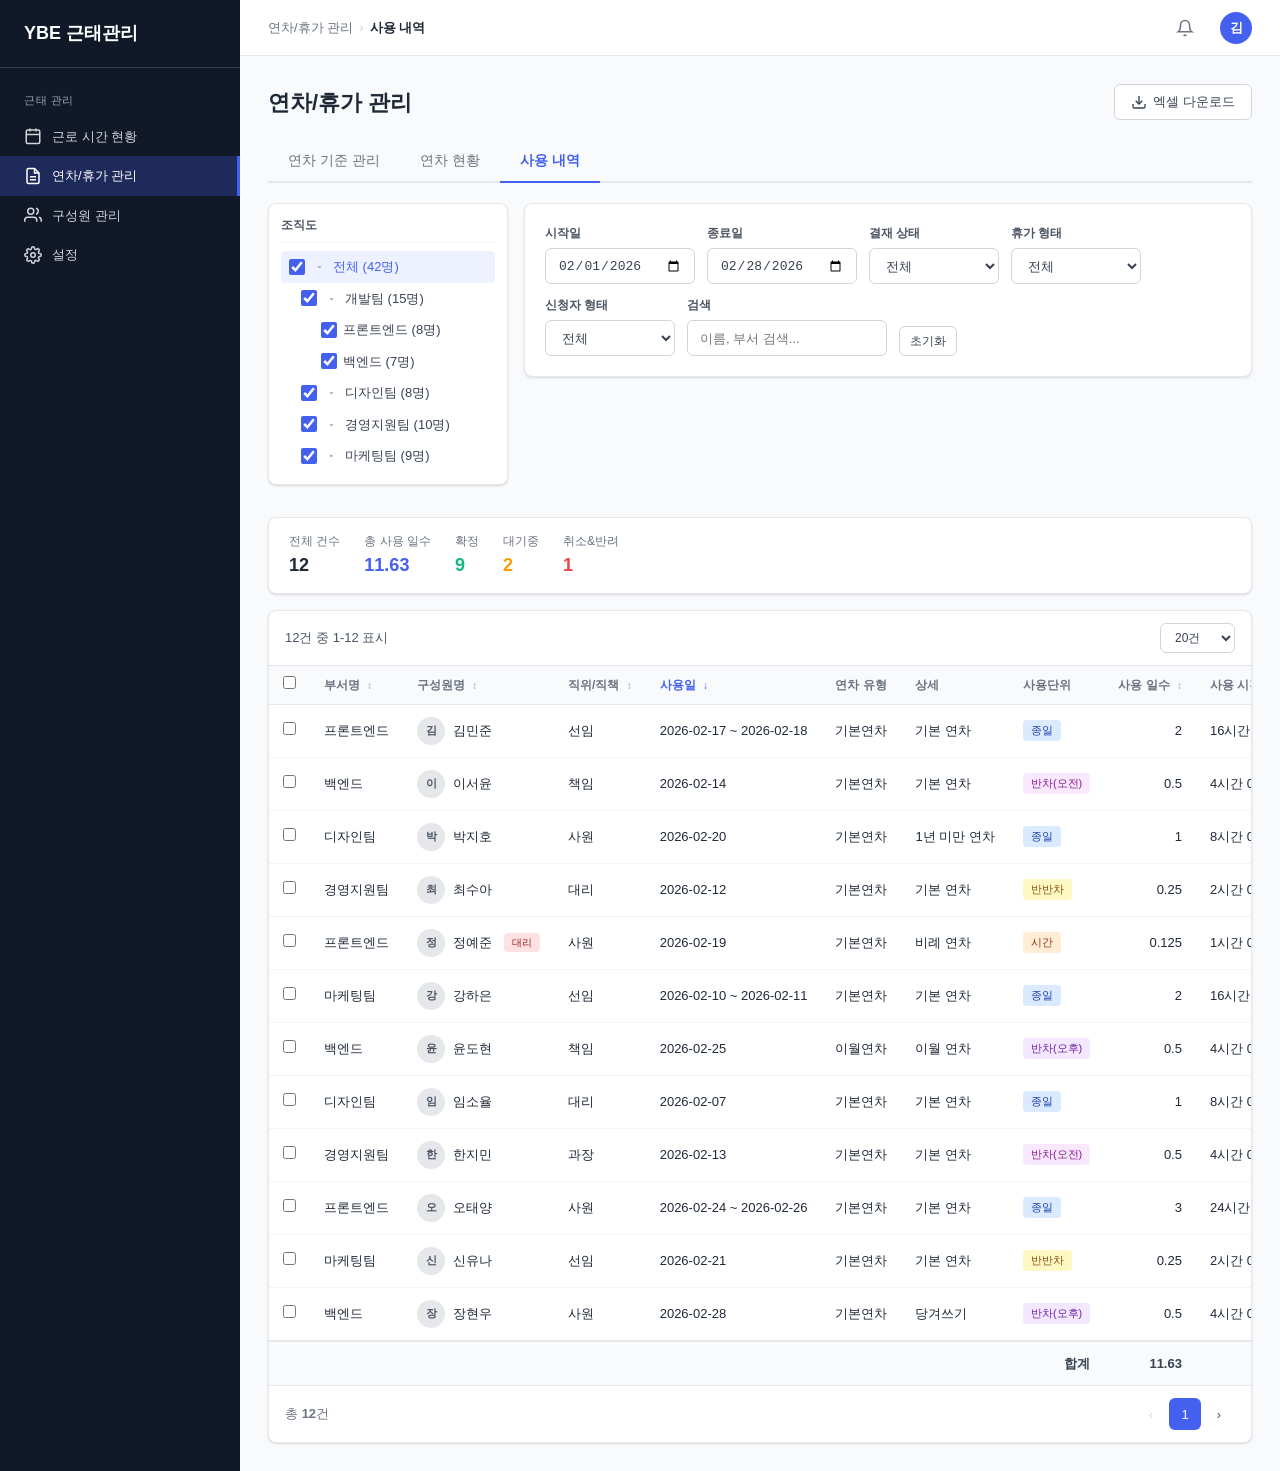
<file: prototype/leave-usage-history.html>
<!DOCTYPE html>
<html lang="ko">
<head>
<meta charset="UTF-8">
<meta name="viewport" content="width=device-width, initial-scale=1.0">
<title>연차/휴가 사용 내역 - 관리자</title>
<style>
  :root {
    --primary: #4361ee;
    --primary-light: #eef1ff;
    --success: #10b981;
    --warning: #f59e0b;
    --danger: #ef4444;
    --gray-50: #f9fafb;
    --gray-100: #f3f4f6;
    --gray-200: #e5e7eb;
    --gray-300: #d1d5db;
    --gray-400: #9ca3af;
    --gray-500: #6b7280;
    --gray-600: #4b5563;
    --gray-700: #374151;
    --gray-800: #1f2937;
    --gray-900: #111827;
    --radius: 8px;
    --shadow: 0 1px 3px rgba(0,0,0,.08), 0 1px 2px rgba(0,0,0,.06);
    --shadow-md: 0 4px 6px rgba(0,0,0,.07), 0 2px 4px rgba(0,0,0,.06);
  }
  * { margin:0; padding:0; box-sizing:border-box; }
  body { font-family: 'Pretendard', -apple-system, BlinkMacSystemFont, 'Segoe UI', sans-serif; background: var(--gray-50); color: var(--gray-800); font-size: 14px; line-height: 1.5; }

  /* Layout */
  .layout { display: flex; min-height: 100vh; }
  .sidebar { width: 240px; background: var(--gray-900); color: #fff; padding: 0; flex-shrink: 0; }
  .sidebar-logo { padding: 20px 24px; font-size: 18px; font-weight: 700; border-bottom: 1px solid var(--gray-700); }
  .sidebar-section { padding: 16px 0; }
  .sidebar-section-title { padding: 8px 24px; font-size: 11px; text-transform: uppercase; color: var(--gray-400); letter-spacing: .5px; }
  .sidebar-item { padding: 10px 24px; cursor: pointer; display: flex; align-items: center; gap: 10px; color: var(--gray-300); font-size: 13px; transition: background .15s; }
  .sidebar-item:hover { background: rgba(255,255,255,.06); }
  .sidebar-item.active { background: rgba(67,97,238,.25); color: #fff; border-right: 3px solid var(--primary); }
  .sidebar-item svg { width: 18px; height: 18px; flex-shrink: 0; }

  .main { flex: 1; display: flex; flex-direction: column; min-width: 0; }

  /* Top bar */
  .topbar { height: 56px; background: #fff; border-bottom: 1px solid var(--gray-200); display: flex; align-items: center; justify-content: space-between; padding: 0 28px; }
  .topbar-breadcrumb { display: flex; align-items: center; gap: 6px; font-size: 13px; color: var(--gray-500); }
  .topbar-breadcrumb span.current { color: var(--gray-800); font-weight: 600; }
  .topbar-right { display: flex; align-items: center; gap: 16px; }
  .avatar { width: 32px; height: 32px; border-radius: 50%; background: var(--primary); color: #fff; display: flex; align-items: center; justify-content: center; font-size: 13px; font-weight: 600; }

  /* Page content */
  .page { padding: 28px; flex: 1; }
  .page-header { display: flex; align-items: center; justify-content: space-between; margin-bottom: 20px; }
  .page-title { font-size: 22px; font-weight: 700; }
  .page-actions { display: flex; gap: 8px; }

  /* Tabs */
  .tabs { display: flex; gap: 0; border-bottom: 2px solid var(--gray-200); margin-bottom: 20px; }
  .tab { padding: 10px 20px; font-size: 14px; font-weight: 500; color: var(--gray-500); cursor: pointer; border-bottom: 2px solid transparent; margin-bottom: -2px; transition: all .15s; }
  .tab:hover { color: var(--gray-700); }
  .tab.active { color: var(--primary); border-bottom-color: var(--primary); font-weight: 600; }

  /* Filter card */
  .filter-card { background: #fff; border: 1px solid var(--gray-200); border-radius: var(--radius); padding: 20px; margin-bottom: 16px; box-shadow: var(--shadow); }
  .filter-row { display: flex; gap: 12px; flex-wrap: wrap; align-items: flex-end; }
  .filter-group { display: flex; flex-direction: column; gap: 6px; }
  .filter-group label { font-size: 12px; font-weight: 600; color: var(--gray-600); }
  .filter-group input, .filter-group select {
    height: 36px; padding: 0 12px; border: 1px solid var(--gray-300); border-radius: 6px;
    font-size: 13px; color: var(--gray-700); background: #fff; outline: none; transition: border .15s;
  }
  .filter-group input:focus, .filter-group select:focus { border-color: var(--primary); box-shadow: 0 0 0 3px rgba(67,97,238,.1); }
  .filter-group input[type="date"] { width: 150px; }
  .filter-group select { min-width: 130px; cursor: pointer; }
  .filter-group input[type="text"] { width: 200px; }

  /* Buttons */
  .btn { height: 36px; padding: 0 16px; border-radius: 6px; font-size: 13px; font-weight: 500; cursor: pointer; display: inline-flex; align-items: center; gap: 6px; border: none; transition: all .15s; }
  .btn-primary { background: var(--primary); color: #fff; }
  .btn-primary:hover { background: #3451d1; }
  .btn-outline { background: #fff; color: var(--gray-700); border: 1px solid var(--gray-300); }
  .btn-outline:hover { background: var(--gray-50); border-color: var(--gray-400); }
  .btn-ghost { background: transparent; color: var(--gray-500); }
  .btn-ghost:hover { background: var(--gray-100); color: var(--gray-700); }
  .btn-sm { height: 30px; padding: 0 10px; font-size: 12px; }

  /* Filter chips */
  .filter-chips { display: flex; gap: 6px; flex-wrap: wrap; margin-bottom: 16px; }
  .chip { display: inline-flex; align-items: center; gap: 4px; padding: 4px 10px; border-radius: 20px; font-size: 12px; background: var(--primary-light); color: var(--primary); font-weight: 500; }
  .chip-close { cursor: pointer; width: 14px; height: 14px; display: flex; align-items: center; justify-content: center; border-radius: 50%; font-size: 10px; }
  .chip-close:hover { background: rgba(67,97,238,.2); }

  /* Summary bar */
  .summary-bar { display: flex; gap: 24px; padding: 14px 20px; background: #fff; border: 1px solid var(--gray-200); border-radius: var(--radius); margin-bottom: 16px; box-shadow: var(--shadow); }
  .summary-item { display: flex; flex-direction: column; gap: 2px; }
  .summary-label { font-size: 12px; color: var(--gray-500); }
  .summary-value { font-size: 18px; font-weight: 700; color: var(--gray-800); }
  .summary-value.primary { color: var(--primary); }

  /* Table */
  .table-wrapper { background: #fff; border: 1px solid var(--gray-200); border-radius: var(--radius); box-shadow: var(--shadow); overflow: hidden; }
  .table-toolbar { display: flex; align-items: center; justify-content: space-between; padding: 12px 16px; border-bottom: 1px solid var(--gray-200); }
  .table-toolbar-left { display: flex; align-items: center; gap: 8px; font-size: 13px; color: var(--gray-600); }
  .table-toolbar-right { display: flex; gap: 8px; }

  table { width: 100%; border-collapse: collapse; }
  thead { background: var(--gray-50); }
  th { padding: 10px 14px; text-align: left; font-size: 12px; font-weight: 600; color: var(--gray-500); border-bottom: 1px solid var(--gray-200); white-space: nowrap; cursor: pointer; user-select: none; }
  th:hover { color: var(--gray-700); }
  th .sort-icon { display: inline-block; margin-left: 4px; font-size: 10px; color: var(--gray-400); }
  th.sorted { color: var(--primary); }
  th.sorted .sort-icon { color: var(--primary); }
  td { padding: 12px 14px; border-bottom: 1px solid var(--gray-100); font-size: 13px; white-space: nowrap; }
  tr:hover td { background: var(--gray-50); }
  tr:last-child td { border-bottom: none; }

  /* Badges */
  .badge { display: inline-flex; align-items: center; gap: 4px; padding: 3px 10px; border-radius: 20px; font-size: 12px; font-weight: 500; }
  .badge-approved { background: #d1fae5; color: #065f46; }
  .badge-pending { background: #fef3c7; color: #92400e; }
  .badge-rejected { background: #fee2e2; color: #991b1b; }
  .badge-dot { width: 6px; height: 6px; border-radius: 50%; }
  .badge-approved .badge-dot { background: #10b981; }
  .badge-pending .badge-dot { background: #f59e0b; }
  .badge-rejected .badge-dot { background: #ef4444; }

  .tag { display: inline-block; padding: 2px 8px; border-radius: 4px; font-size: 11px; font-weight: 500; }
  .tag-full { background: #dbeafe; color: #1e40af; }
  .tag-half-am { background: #fae8ff; color: #86198f; }
  .tag-half-pm { background: #f3e8ff; color: #6b21a8; }
  .tag-quarter { background: #fef9c3; color: #854d0e; }
  .tag-hourly { background: #ffedd5; color: #9a3412; }
  .tag-proxy { background: #fee2e2; color: #991b1b; font-size: 10px; margin-left: 4px; }

  .member-cell { display: flex; align-items: center; gap: 8px; }
  .member-avatar { width: 28px; height: 28px; border-radius: 50%; background: var(--gray-200); color: var(--gray-600); display: flex; align-items: center; justify-content: center; font-size: 11px; font-weight: 600; flex-shrink: 0; }
  .member-name { font-weight: 500; color: var(--gray-800); cursor: pointer; }
  .member-name:hover { color: var(--primary); text-decoration: underline; }

  .text-muted { color: var(--gray-400); }
  .text-right { text-align: right; }

  /* Footer row */
  .table-footer { background: var(--gray-50); }
  .table-footer td { font-weight: 700; color: var(--gray-700); border-top: 2px solid var(--gray-200); }

  /* Pagination */
  .pagination { display: flex; align-items: center; justify-content: space-between; padding: 12px 16px; border-top: 1px solid var(--gray-200); }
  .pagination-info { font-size: 13px; color: var(--gray-500); }
  .pagination-controls { display: flex; align-items: center; gap: 2px; }
  .page-btn { width: 32px; height: 32px; display: flex; align-items: center; justify-content: center; border-radius: 6px; border: none; background: transparent; cursor: pointer; font-size: 13px; color: var(--gray-600); transition: all .15s; }
  .page-btn:hover { background: var(--gray-100); }
  .page-btn.active { background: var(--primary); color: #fff; }
  .page-btn:disabled { color: var(--gray-300); cursor: default; }
  .page-btn:disabled:hover { background: transparent; }

  /* Empty state */
  .empty-state { padding: 60px 20px; text-align: center; }
  .empty-state svg { width: 64px; height: 64px; color: var(--gray-300); margin-bottom: 16px; }
  .empty-state h3 { font-size: 16px; color: var(--gray-600); margin-bottom: 8px; }
  .empty-state p { font-size: 13px; color: var(--gray-400); margin-bottom: 16px; }

  /* Modal */
  .modal-overlay { position: fixed; inset: 0; background: rgba(0,0,0,.4); display: none; align-items: center; justify-content: center; z-index: 1000; }
  .modal-overlay.open { display: flex; }
  .modal { background: #fff; border-radius: 12px; width: 560px; max-height: 80vh; overflow-y: auto; box-shadow: 0 20px 60px rgba(0,0,0,.15); }
  .modal-header { display: flex; align-items: center; justify-content: space-between; padding: 20px 24px; border-bottom: 1px solid var(--gray-200); }
  .modal-header h3 { font-size: 16px; font-weight: 700; }
  .modal-close { width: 32px; height: 32px; border-radius: 6px; border: none; background: transparent; cursor: pointer; font-size: 18px; color: var(--gray-400); display: flex; align-items: center; justify-content: center; }
  .modal-close:hover { background: var(--gray-100); }
  .modal-body { padding: 24px; }
  .detail-grid { display: grid; grid-template-columns: 1fr 1fr; gap: 16px; }
  .detail-item { display: flex; flex-direction: column; gap: 4px; }
  .detail-label { font-size: 12px; color: var(--gray-500); font-weight: 500; }
  .detail-value { font-size: 14px; color: var(--gray-800); font-weight: 500; }
  .detail-divider { grid-column: 1 / -1; border-top: 1px solid var(--gray-100); margin: 4px 0; }
  .timeline { margin-top: 20px; }
  .timeline-title { font-size: 13px; font-weight: 600; color: var(--gray-700); margin-bottom: 12px; }
  .timeline-item { display: flex; gap: 12px; padding-bottom: 16px; position: relative; }
  .timeline-item:not(:last-child)::before { content: ''; position: absolute; left: 11px; top: 24px; bottom: 0; width: 1px; background: var(--gray-200); }
  .timeline-dot { width: 24px; height: 24px; border-radius: 50%; background: var(--primary-light); color: var(--primary); display: flex; align-items: center; justify-content: center; font-size: 11px; flex-shrink: 0; }
  .timeline-content { flex: 1; }
  .timeline-text { font-size: 13px; color: var(--gray-700); }
  .timeline-time { font-size: 11px; color: var(--gray-400); margin-top: 2px; }

  /* Org tree sidebar (filter) */
  .filter-expanded { display: flex; gap: 16px; margin-bottom: 16px; }
  .org-tree-panel { width: 240px; background: #fff; border: 1px solid var(--gray-200); border-radius: var(--radius); padding: 12px; max-height: 300px; overflow-y: auto; box-shadow: var(--shadow); flex-shrink: 0; }
  .org-tree-title { font-size: 12px; font-weight: 600; color: var(--gray-600); margin-bottom: 8px; padding-bottom: 8px; border-bottom: 1px solid var(--gray-100); }
  .org-node { padding: 6px 8px; font-size: 13px; color: var(--gray-700); cursor: pointer; border-radius: 4px; display: flex; align-items: center; gap: 6px; }
  .org-node:hover { background: var(--gray-50); }
  .org-node.selected { background: var(--primary-light); color: var(--primary); font-weight: 500; }
  .org-node-indent { padding-left: 20px; }
  .org-node-arrow { font-size: 10px; color: var(--gray-400); width: 16px; text-align: center; }
  .org-checkbox { width: 16px; height: 16px; accent-color: var(--primary); }
  .filter-main-area { flex: 1; }

  /* Responsive */
  @media (max-width: 1200px) {
    .sidebar { display: none; }
    .filter-group input[type="date"] { width: 130px; }
  }
</style>
</head>
<body>

<div class="layout">
  <!-- Sidebar -->
  <nav class="sidebar">
    <div class="sidebar-logo">YBE 근태관리</div>
    <div class="sidebar-section">
      <div class="sidebar-section-title">근태 관리</div>
      <div class="sidebar-item">
        <svg viewBox="0 0 24 24" fill="none" stroke="currentColor" stroke-width="2"><rect x="3" y="4" width="18" height="18" rx="2"/><line x1="16" y1="2" x2="16" y2="6"/><line x1="8" y1="2" x2="8" y2="6"/><line x1="3" y1="10" x2="21" y2="10"/></svg>
        근로 시간 현황
      </div>
      <div class="sidebar-item active">
        <svg viewBox="0 0 24 24" fill="none" stroke="currentColor" stroke-width="2"><path d="M14 2H6a2 2 0 00-2 2v16a2 2 0 002 2h12a2 2 0 002-2V8z"/><polyline points="14,2 14,8 20,8"/><line x1="16" y1="13" x2="8" y2="13"/><line x1="16" y1="17" x2="8" y2="17"/></svg>
        연차/휴가 관리
      </div>
      <div class="sidebar-item">
        <svg viewBox="0 0 24 24" fill="none" stroke="currentColor" stroke-width="2"><path d="M17 21v-2a4 4 0 00-4-4H5a4 4 0 00-4 4v2"/><circle cx="9" cy="7" r="4"/><path d="M23 21v-2a4 4 0 00-3-3.87"/><path d="M16 3.13a4 4 0 010 7.75"/></svg>
        구성원 관리
      </div>
      <div class="sidebar-item">
        <svg viewBox="0 0 24 24" fill="none" stroke="currentColor" stroke-width="2"><circle cx="12" cy="12" r="3"/><path d="M19.4 15a1.65 1.65 0 00.33 1.82l.06.06a2 2 0 010 2.83 2 2 0 01-2.83 0l-.06-.06a1.65 1.65 0 00-1.82-.33 1.65 1.65 0 00-1 1.51V21a2 2 0 01-4 0v-.09A1.65 1.65 0 009 19.4a1.65 1.65 0 00-1.82.33l-.06.06a2 2 0 01-2.83-2.83l.06-.06A1.65 1.65 0 004.68 15a1.65 1.65 0 00-1.51-1H3a2 2 0 010-4h.09A1.65 1.65 0 004.6 9a1.65 1.65 0 00-.33-1.82l-.06-.06a2 2 0 012.83-2.83l.06.06A1.65 1.65 0 009 4.68a1.65 1.65 0 001-1.51V3a2 2 0 014 0v.09a1.65 1.65 0 001 1.51 1.65 1.65 0 001.82-.33l.06-.06a2 2 0 012.83 2.83l-.06.06A1.65 1.65 0 0019.4 9a1.65 1.65 0 001.51 1H21a2 2 0 010 4h-.09a1.65 1.65 0 00-1.51 1z"/></svg>
        설정
      </div>
    </div>
  </nav>

  <div class="main">
    <!-- Top bar -->
    <header class="topbar">
      <div class="topbar-breadcrumb">
        연차/휴가 관리 <span style="color:var(--gray-300)">›</span> <span class="current">사용 내역</span>
      </div>
      <div class="topbar-right">
        <button class="btn btn-ghost btn-sm" title="알림">
          <svg width="18" height="18" viewBox="0 0 24 24" fill="none" stroke="currentColor" stroke-width="2"><path d="M18 8A6 6 0 006 8c0 7-3 9-3 9h18s-3-2-3-9"/><path d="M13.73 21a2 2 0 01-3.46 0"/></svg>
        </button>
        <div class="avatar">김</div>
      </div>
    </header>

    <!-- Page -->
    <div class="page">
      <div class="page-header">
        <h1 class="page-title">연차/휴가 관리</h1>
        <div class="page-actions">
          <button class="btn btn-outline" onclick="alert('엑셀 다운로드 (Phase 2)')">
            <svg width="16" height="16" viewBox="0 0 24 24" fill="none" stroke="currentColor" stroke-width="2"><path d="M21 15v4a2 2 0 01-2 2H5a2 2 0 01-2-2v-4"/><polyline points="7,10 12,15 17,10"/><line x1="12" y1="15" x2="12" y2="3"/></svg>
            엑셀 다운로드
          </button>
        </div>
      </div>

      <!-- Tabs -->
      <div class="tabs">
        <div class="tab" onclick="location.href='#'">연차 기준 관리</div>
        <div class="tab" onclick="location.href='#'">연차 현황</div>
        <div class="tab active">사용 내역</div>
      </div>

      <!-- Filters + Org Tree -->
      <div class="filter-expanded">
        <!-- Org tree -->
        <div class="org-tree-panel" id="orgTree">
          <div class="org-tree-title">조직도</div>
          <div class="org-node selected">
            <input type="checkbox" class="org-checkbox" checked onchange="applyFilters()">
            <span class="org-node-arrow">▾</span> 전체 (42명)
          </div>
          <div class="org-node org-node-indent">
            <input type="checkbox" class="org-checkbox" checked onchange="applyFilters()">
            <span class="org-node-arrow">▾</span> 개발팀 (15명)
          </div>
          <div class="org-node org-node-indent" style="padding-left:40px;">
            <input type="checkbox" class="org-checkbox" checked onchange="applyFilters()">
            프론트엔드 (8명)
          </div>
          <div class="org-node org-node-indent" style="padding-left:40px;">
            <input type="checkbox" class="org-checkbox" checked onchange="applyFilters()">
            백엔드 (7명)
          </div>
          <div class="org-node org-node-indent">
            <input type="checkbox" class="org-checkbox" checked onchange="applyFilters()">
            <span class="org-node-arrow">▾</span> 디자인팀 (8명)
          </div>
          <div class="org-node org-node-indent">
            <input type="checkbox" class="org-checkbox" checked onchange="applyFilters()">
            <span class="org-node-arrow">▾</span> 경영지원팀 (10명)
          </div>
          <div class="org-node org-node-indent">
            <input type="checkbox" class="org-checkbox" checked onchange="applyFilters()">
            <span class="org-node-arrow">▸</span> 마케팅팀 (9명)
          </div>
        </div>

        <!-- Filter area -->
        <div class="filter-main-area">
          <div class="filter-card">
            <div class="filter-row">
              <div class="filter-group">
                <label>시작일</label>
                <input type="date" id="filterStart" value="2026-02-01" onchange="applyFilters()">
              </div>
              <div class="filter-group">
                <label>종료일</label>
                <input type="date" id="filterEnd" value="2026-02-28" onchange="applyFilters()">
              </div>
              <div class="filter-group">
                <label>결재 상태</label>
                <select id="filterStatus" onchange="applyFilters()">
                  <option value="">전체</option>
                  <option value="APPROVED">확정</option>
                  <option value="PENDING">대기중</option>
                  <option value="REJECTED">취소&반려</option>
                </select>
              </div>
              <div class="filter-group">
                <label>휴가 형태</label>
                <select id="filterLeaveType" onchange="applyFilters()">
                  <option value="">전체</option>
                  <option value="FULL_DAY">종일</option>
                  <option value="HALF_DAY">반차</option>
                  <option value="QUARTER_DAY">반반차</option>
                  <option value="HOURLY">시간</option>
                </select>
              </div>
              <div class="filter-group">
                <label>신청자 형태</label>
                <select id="filterApplicant" onchange="applyFilters()">
                  <option value="">전체</option>
                  <option value="SELF">본인 신청</option>
                  <option value="ADMIN_PROXY">관리자 대리</option>
                </select>
              </div>
              <div class="filter-group">
                <label>검색</label>
                <input type="text" id="filterKeyword" placeholder="이름, 부서 검색..." oninput="applyFilters()">
              </div>
              <button class="btn btn-outline btn-sm" onclick="resetFilters()" style="align-self:flex-end;">초기화</button>
            </div>
          </div>
        </div>
      </div>

      <!-- Filter chips -->
      <div class="filter-chips" id="filterChips"></div>

      <!-- Summary -->
      <div class="summary-bar">
        <div class="summary-item">
          <span class="summary-label">전체 건수</span>
          <span class="summary-value" id="totalCount">12</span>
        </div>
        <div class="summary-item">
          <span class="summary-label">총 사용 일수</span>
          <span class="summary-value primary" id="totalDays">10.75</span>
        </div>
        <div class="summary-item">
          <span class="summary-label">확정</span>
          <span class="summary-value" style="color:var(--success)" id="approvedCount">9</span>
        </div>
        <div class="summary-item">
          <span class="summary-label">대기중</span>
          <span class="summary-value" style="color:var(--warning)" id="pendingCount">2</span>
        </div>
        <div class="summary-item">
          <span class="summary-label">취소&반려</span>
          <span class="summary-value" style="color:var(--danger)" id="rejectedCount">1</span>
        </div>
      </div>

      <!-- Table -->
      <div class="table-wrapper">
        <div class="table-toolbar">
          <div class="table-toolbar-left">
            <span id="showingInfo">12건 중 1-12 표시</span>
          </div>
          <div class="table-toolbar-right">
            <select class="btn btn-outline btn-sm" style="height:30px;font-size:12px;" id="pageSize" onchange="applyFilters()">
              <option value="20">20건</option>
              <option value="50">50건</option>
              <option value="100">100건</option>
            </select>
          </div>
        </div>

        <div style="overflow-x:auto;">
          <table>
            <thead>
              <tr>
                <th style="width:40px;"><input type="checkbox" id="checkAll" onchange="toggleAll(this)"></th>
                <th onclick="sortTable('department')">부서명 <span class="sort-icon">↕</span></th>
                <th onclick="sortTable('name')">구성원명 <span class="sort-icon">↕</span></th>
                <th onclick="sortTable('position')">직위/직책 <span class="sort-icon">↕</span></th>
                <th onclick="sortTable('date')" class="sorted">사용일 <span class="sort-icon">↓</span></th>
                <th>연차 유형</th>
                <th>상세</th>
                <th>사용단위</th>
                <th class="text-right" onclick="sortTable('days')">사용 일수 <span class="sort-icon">↕</span></th>
                <th>사용 시간</th>
                <th>결재 상태</th>
                <th>신청자</th>
                <th>비고</th>
              </tr>
            </thead>
            <tbody id="tableBody">
            </tbody>
            <tfoot class="table-footer" id="tableFoot">
            </tfoot>
          </table>
        </div>

        <!-- Empty state (hidden by default) -->
        <div class="empty-state" id="emptyState" style="display:none;">
          <svg viewBox="0 0 24 24" fill="none" stroke="currentColor" stroke-width="1.5"><path d="M9 5H7a2 2 0 00-2 2v12a2 2 0 002 2h10a2 2 0 002-2V7a2 2 0 00-2-2h-2"/><rect x="9" y="3" width="6" height="4" rx="1"/><line x1="9" y1="12" x2="15" y2="12" stroke-dasharray="2 2"/><line x1="9" y1="16" x2="13" y2="16" stroke-dasharray="2 2"/></svg>
          <h3>조회 결과가 없습니다</h3>
          <p>선택한 조건에 해당하는 사용 내역이 없습니다.<br>필터 조건을 변경하거나 초기화해 주세요.</p>
          <button class="btn btn-outline" onclick="resetFilters()">필터 초기화</button>
        </div>

        <!-- Pagination -->
        <div class="pagination" id="paginationArea">
          <div class="pagination-info">총 <strong>12</strong>건</div>
          <div class="pagination-controls">
            <button class="page-btn" disabled>‹</button>
            <button class="page-btn active">1</button>
            <button class="page-btn">›</button>
          </div>
        </div>
      </div>
    </div>
  </div>
</div>

<!-- Detail Modal -->
<div class="modal-overlay" id="detailModal">
  <div class="modal">
    <div class="modal-header">
      <h3>사용 내역 상세</h3>
      <button class="modal-close" onclick="closeModal()">&times;</button>
    </div>
    <div class="modal-body">
      <div class="detail-grid" id="detailGrid">
      </div>
      <div class="timeline" id="detailTimeline">
      </div>
    </div>
  </div>
</div>

<script>
// Sample data
const DATA = [
  { id:'LU-001', dept:'프론트엔드', name:'김민준', pos:'선임', date:'2026-02-17', dateTo:'2026-02-18', category:'기본연차', detail:'기본 연차', unit:'FULL_DAY', days:2, hours:'16시간 0분', status:'APPROVED', applicant:'SELF', remark:'개인 사유', createdAt:'2026-02-10 09:30' },
  { id:'LU-002', dept:'백엔드', name:'이서윤', pos:'책임', date:'2026-02-14', dateTo:'', category:'기본연차', detail:'기본 연차', unit:'HALF_DAY_AM', days:0.5, hours:'4시간 0분', status:'APPROVED', applicant:'SELF', remark:'오전 병원', createdAt:'2026-02-12 14:20' },
  { id:'LU-003', dept:'디자인팀', name:'박지호', pos:'사원', date:'2026-02-20', dateTo:'', category:'기본연차', detail:'1년 미만 연차', unit:'FULL_DAY', days:1, hours:'8시간 0분', status:'PENDING', applicant:'SELF', remark:'', createdAt:'2026-02-15 10:00' },
  { id:'LU-004', dept:'경영지원팀', name:'최수아', pos:'대리', date:'2026-02-12', dateTo:'', category:'기본연차', detail:'기본 연차', unit:'QUARTER_DAY', days:0.25, hours:'2시간 0분', status:'APPROVED', applicant:'SELF', remark:'관공서 방문', createdAt:'2026-02-11 08:45' },
  { id:'LU-005', dept:'프론트엔드', name:'정예준', pos:'사원', date:'2026-02-19', dateTo:'', category:'기본연차', detail:'비례 연차', unit:'HOURLY', days:0.125, hours:'1시간 0분', status:'APPROVED', applicant:'ADMIN_PROXY', remark:'관리자 대리 신청', createdAt:'2026-02-17 11:00' },
  { id:'LU-006', dept:'마케팅팀', name:'강하은', pos:'선임', date:'2026-02-10', dateTo:'2026-02-11', category:'기본연차', detail:'기본 연차', unit:'FULL_DAY', days:2, hours:'16시간 0분', status:'APPROVED', applicant:'SELF', remark:'가족 행사', createdAt:'2026-02-05 16:30' },
  { id:'LU-007', dept:'백엔드', name:'윤도현', pos:'책임', date:'2026-02-25', dateTo:'', category:'이월연차', detail:'이월 연차', unit:'HALF_DAY_PM', days:0.5, hours:'4시간 0분', status:'PENDING', applicant:'SELF', remark:'', createdAt:'2026-02-16 13:15' },
  { id:'LU-008', dept:'디자인팀', name:'임소율', pos:'대리', date:'2026-02-07', dateTo:'', category:'기본연차', detail:'기본 연차', unit:'FULL_DAY', days:1, hours:'8시간 0분', status:'REJECTED', applicant:'SELF', remark:'프로젝트 일정 충돌', createdAt:'2026-02-03 09:00' },
  { id:'LU-009', dept:'경영지원팀', name:'한지민', pos:'과장', date:'2026-02-13', dateTo:'', category:'기본연차', detail:'기본 연차', unit:'HALF_DAY_AM', days:0.5, hours:'4시간 0분', status:'APPROVED', applicant:'SELF', remark:'개인 사유', createdAt:'2026-02-10 17:00' },
  { id:'LU-010', dept:'프론트엔드', name:'오태양', pos:'사원', date:'2026-02-24', dateTo:'2026-02-26', category:'기본연차', detail:'기본 연차', unit:'FULL_DAY', days:3, hours:'24시간 0분', status:'APPROVED', applicant:'SELF', remark:'경조사 (결혼)', createdAt:'2026-02-14 10:30' },
  { id:'LU-011', dept:'마케팅팀', name:'신유나', pos:'선임', date:'2026-02-21', dateTo:'', category:'기본연차', detail:'기본 연차', unit:'QUARTER_DAY', days:0.25, hours:'2시간 0분', status:'APPROVED', applicant:'SELF', remark:'치과 예약', createdAt:'2026-02-18 08:00' },
  { id:'LU-012', dept:'백엔드', name:'장현우', pos:'사원', date:'2026-02-28', dateTo:'', category:'기본연차', detail:'당겨쓰기', unit:'HALF_DAY_PM', days:0.5, hours:'4시간 0분', status:'APPROVED', applicant:'SELF', remark:'당겨쓰기 연차', createdAt:'2026-02-20 14:00' },
];

const UNIT_LABELS = {
  FULL_DAY: '종일', HALF_DAY_AM: '반차(오전)', HALF_DAY_PM: '반차(오후)',
  QUARTER_DAY: '반반차', HOURLY: '시간'
};
const UNIT_TAGS = {
  FULL_DAY: 'tag-full', HALF_DAY_AM: 'tag-half-am', HALF_DAY_PM: 'tag-half-pm',
  QUARTER_DAY: 'tag-quarter', HOURLY: 'tag-hourly'
};
const STATUS_BADGES = {
  APPROVED: { cls: 'badge-approved', label: '확정' },
  PENDING:  { cls: 'badge-pending',  label: '대기중' },
  REJECTED: { cls: 'badge-rejected', label: '취소&반려' },
};

function getFilteredData() {
  const start = document.getElementById('filterStart').value;
  const end = document.getElementById('filterEnd').value;
  const status = document.getElementById('filterStatus').value;
  const leaveType = document.getElementById('filterLeaveType').value;
  const applicant = document.getElementById('filterApplicant').value;
  const keyword = document.getElementById('filterKeyword').value.toLowerCase();

  return DATA.filter(r => {
    if (start && r.date < start) return false;
    if (end && r.date > end) return false;
    if (status && r.status !== status) return false;
    if (leaveType) {
      if (leaveType === 'HALF_DAY' && !r.unit.startsWith('HALF_DAY')) return false;
      if (leaveType !== 'HALF_DAY' && leaveType !== r.unit) return false;
    }
    if (applicant && r.applicant !== applicant) return false;
    if (keyword && !r.name.includes(keyword) && !r.dept.includes(keyword)) return false;
    return true;
  });
}

function renderChips() {
  const chips = [];
  const status = document.getElementById('filterStatus');
  const leaveType = document.getElementById('filterLeaveType');
  const applicant = document.getElementById('filterApplicant');
  const keyword = document.getElementById('filterKeyword').value;

  if (status.value) chips.push({ label: '결재: ' + status.options[status.selectedIndex].text, clear: () => { status.value=''; applyFilters(); }});
  if (leaveType.value) chips.push({ label: '형태: ' + leaveType.options[leaveType.selectedIndex].text, clear: () => { leaveType.value=''; applyFilters(); }});
  if (applicant.value) chips.push({ label: '신청자: ' + applicant.options[applicant.selectedIndex].text, clear: () => { applicant.value=''; applyFilters(); }});
  if (keyword) chips.push({ label: '검색: ' + keyword, clear: () => { document.getElementById('filterKeyword').value=''; applyFilters(); }});

  const el = document.getElementById('filterChips');
  el.innerHTML = chips.map((c,i) => `<span class="chip">${c.label} <span class="chip-close" onclick="clearChip(${i})">✕</span></span>`).join('');
  window._chipClearFns = chips.map(c => c.clear);
}

function clearChip(i) { window._chipClearFns[i](); }

function applyFilters() {
  const filtered = getFilteredData();
  renderChips();
  renderTable(filtered);
  renderSummary(filtered);
}

function resetFilters() {
  document.getElementById('filterStart').value = '2026-02-01';
  document.getElementById('filterEnd').value = '2026-02-28';
  document.getElementById('filterStatus').value = '';
  document.getElementById('filterLeaveType').value = '';
  document.getElementById('filterApplicant').value = '';
  document.getElementById('filterKeyword').value = '';
  applyFilters();
}

function renderSummary(data) {
  document.getElementById('totalCount').textContent = data.length;
  const approved = data.filter(r => r.status === 'APPROVED');
  const pending = data.filter(r => r.status === 'PENDING');
  const rejected = data.filter(r => r.status === 'REJECTED');
  document.getElementById('totalDays').textContent = data.reduce((s,r) => s + r.days, 0).toFixed(2).replace(/\.?0+$/, '');
  document.getElementById('approvedCount').textContent = approved.length;
  document.getElementById('pendingCount').textContent = pending.length;
  document.getElementById('rejectedCount').textContent = rejected.length;
}

function renderTable(data) {
  const tbody = document.getElementById('tableBody');
  const tfoot = document.getElementById('tableFoot');
  const empty = document.getElementById('emptyState');
  const pagination = document.getElementById('paginationArea');
  const info = document.getElementById('showingInfo');

  if (data.length === 0) {
    tbody.innerHTML = '';
    tfoot.innerHTML = '';
    empty.style.display = 'block';
    pagination.style.display = 'none';
    return;
  }
  empty.style.display = 'none';
  pagination.style.display = 'flex';
  info.textContent = `${data.length}건 중 1-${data.length} 표시`;

  const initials = n => n.charAt(0);

  tbody.innerHTML = data.map(r => {
    const st = STATUS_BADGES[r.status];
    const dateDisplay = r.dateTo ? `${r.date} ~ ${r.dateTo}` : r.date;
    const proxyTag = r.applicant === 'ADMIN_PROXY' ? '<span class="tag tag-proxy">대리</span>' : '';
    return `<tr>
      <td><input type="checkbox" class="row-check"></td>
      <td>${r.dept}</td>
      <td><div class="member-cell"><div class="member-avatar">${initials(r.name)}</div><span class="member-name" onclick="openDetail('${r.id}')">${r.name}</span>${proxyTag}</div></td>
      <td>${r.pos}</td>
      <td>${dateDisplay}</td>
      <td>${r.category}</td>
      <td>${r.detail}</td>
      <td><span class="tag ${UNIT_TAGS[r.unit]}">${UNIT_LABELS[r.unit]}</span></td>
      <td class="text-right">${r.days}</td>
      <td>${r.hours}</td>
      <td><span class="badge ${st.cls}"><span class="badge-dot"></span>${st.label}</span></td>
      <td>${r.applicant === 'SELF' ? '본인' : '관리자'}</td>
      <td style="max-width:150px;overflow:hidden;text-overflow:ellipsis;" title="${r.remark}">${r.remark || '<span class="text-muted">-</span>'}</td>
    </tr>`;
  }).join('');

  const totalDays = data.reduce((s,r) => s + r.days, 0);
  tfoot.innerHTML = `<tr>
    <td colspan="8" style="text-align:right;font-weight:700;">합계</td>
    <td class="text-right" style="font-weight:700;">${totalDays.toFixed(2).replace(/\.?0+$/, '')}</td>
    <td colspan="4"></td>
  </tr>`;
}

function toggleAll(el) {
  document.querySelectorAll('.row-check').forEach(c => c.checked = el.checked);
}

function sortTable(field) {
  // Simple sort toggle - in real app would track state
  applyFilters();
}

function openDetail(id) {
  const r = DATA.find(d => d.id === id);
  if (!r) return;
  const st = STATUS_BADGES[r.status];
  const dateDisplay = r.dateTo ? `${r.date} ~ ${r.dateTo}` : r.date;

  document.getElementById('detailGrid').innerHTML = `
    <div class="detail-item"><span class="detail-label">구성원</span><span class="detail-value">${r.name} (${r.pos})</span></div>
    <div class="detail-item"><span class="detail-label">부서</span><span class="detail-value">${r.dept}</span></div>
    <div class="detail-item"><span class="detail-label">사용일</span><span class="detail-value">${dateDisplay}</span></div>
    <div class="detail-item"><span class="detail-label">연차 유형</span><span class="detail-value">${r.category}</span></div>
    <div class="detail-divider"></div>
    <div class="detail-item"><span class="detail-label">상세</span><span class="detail-value">${r.detail}</span></div>
    <div class="detail-item"><span class="detail-label">사용단위</span><span class="detail-value"><span class="tag ${UNIT_TAGS[r.unit]}">${UNIT_LABELS[r.unit]}</span></span></div>
    <div class="detail-item"><span class="detail-label">사용 일수</span><span class="detail-value">${r.days}일</span></div>
    <div class="detail-item"><span class="detail-label">사용 시간</span><span class="detail-value">${r.hours}</span></div>
    <div class="detail-divider"></div>
    <div class="detail-item"><span class="detail-label">결재 상태</span><span class="detail-value"><span class="badge ${st.cls}"><span class="badge-dot"></span>${st.label}</span></span></div>
    <div class="detail-item"><span class="detail-label">신청자</span><span class="detail-value">${r.applicant === 'SELF' ? '본인 신청' : '관리자 대리 신청'}</span></div>
    <div class="detail-item" style="grid-column:1/-1;"><span class="detail-label">비고</span><span class="detail-value">${r.remark || '-'}</span></div>
  `;

  document.getElementById('detailTimeline').innerHTML = `
    <div class="timeline-title">결재 이력</div>
    <div class="timeline-item">
      <div class="timeline-dot">1</div>
      <div class="timeline-content">
        <div class="timeline-text"><strong>${r.name}</strong>님이 연차를 신청했습니다.</div>
        <div class="timeline-time">${r.createdAt}</div>
      </div>
    </div>
    ${r.status === 'APPROVED' ? `<div class="timeline-item">
      <div class="timeline-dot">2</div>
      <div class="timeline-content">
        <div class="timeline-text"><strong>팀장</strong>이 결재를 승인했습니다.</div>
        <div class="timeline-time">${r.createdAt.split(' ')[0]} 18:00</div>
      </div>
    </div>` : ''}
    ${r.status === 'REJECTED' ? `<div class="timeline-item">
      <div class="timeline-dot" style="background:#fee2e2;color:#ef4444;">2</div>
      <div class="timeline-content">
        <div class="timeline-text"><strong>팀장</strong>이 결재를 반려했습니다. <span style="color:var(--danger);">사유: ${r.remark}</span></div>
        <div class="timeline-time">${r.createdAt.split(' ')[0]} 17:30</div>
      </div>
    </div>` : ''}
  `;

  document.getElementById('detailModal').classList.add('open');
}

function closeModal() {
  document.getElementById('detailModal').classList.remove('open');
}

document.getElementById('detailModal').addEventListener('click', function(e) {
  if (e.target === this) closeModal();
});

// Init
applyFilters();
</script>
</body>
</html>
</file>
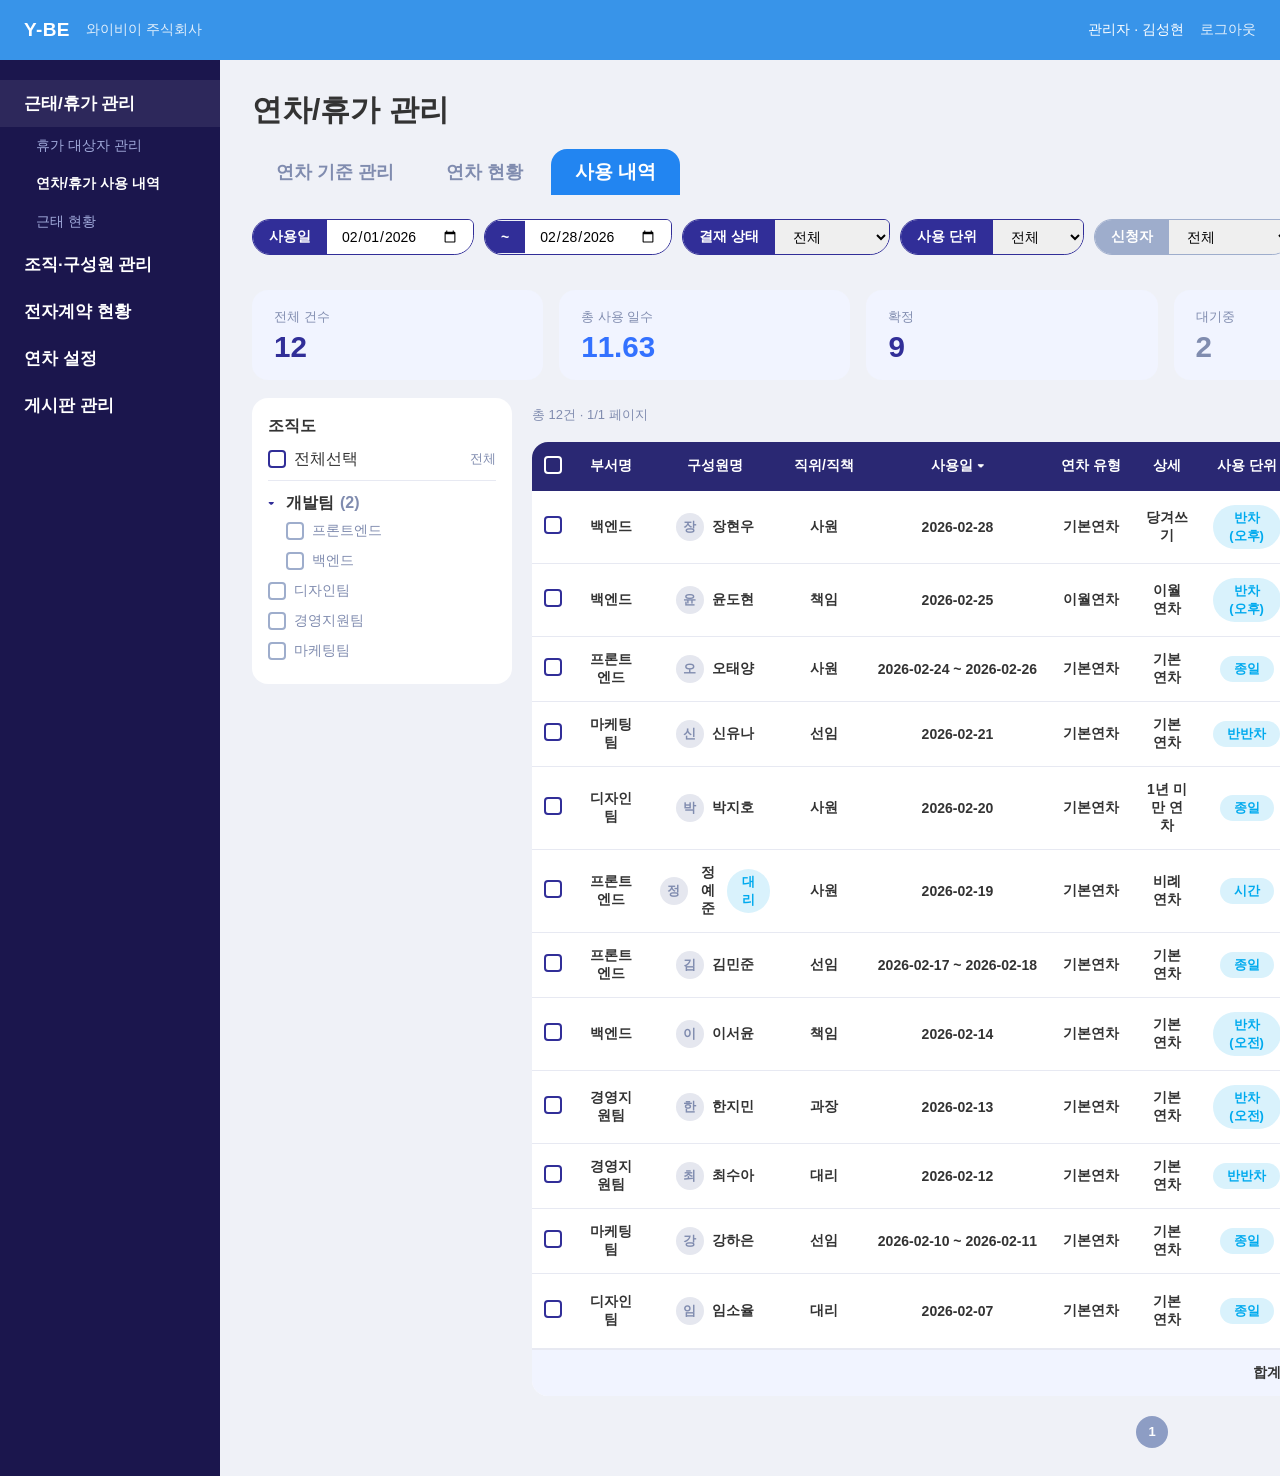
<file: admin/leave/usage-history.html>
<!DOCTYPE html>
<html lang="ko">
<head>
<meta charset="UTF-8" />
<meta name="viewport" content="width=device-width, initial-scale=1.0" />
<title>연차/휴가 사용 내역 · y-BE</title>
<link rel="stylesheet" href="../shared/components.css" />
</head>
<body>

<div class="gnb">
  <div class="gnb-left">
    <span class="logo">Y-BE</span>
    <span class="company">와이비이 주식회사</span>
  </div>
  <div class="gnb-right">
    <span>관리자 · 김성현</span>
    <span class="company">로그아웃</span>
  </div>
</div>

<div class="app-shell">
  <nav class="lnb">
    <div class="menu-item on">근태/휴가 관리</div>
    <div class="sub-item">휴가 대상자 관리</div>
    <div class="sub-item active">연차/휴가 사용 내역</div>
    <div class="sub-item">근태 현황</div>
    <div class="menu-item">조직·구성원 관리</div>
    <div class="menu-item">전자계약 현황</div>
    <div class="menu-item">연차 설정</div>
    <div class="menu-item">게시판 관리</div>
  </nav>

  <main class="content-area">
    <div class="page-head">
      <h1 class="page-title">연차/휴가 관리</h1>
      <button class="btn outline positive" id="btnExcel">엑셀 다운로드</button>
    </div>

    <div class="tab-group" style="margin-bottom:20px">
      <button class="tab">연차 기준 관리</button>
      <button class="tab">연차 현황</button>
      <button class="tab active">사용 내역</button>
    </div>

    <div class="filter-row">
      <div class="filter-field">
        <span class="filter-label">사용일</span>
        <input type="date" id="fStart" value="2026-02-01" />
      </div>
      <div class="filter-field">
        <span class="filter-label">~</span>
        <input type="date" id="fEnd" value="2026-02-28" />
      </div>
      <div class="filter-field">
        <span class="filter-label">결재 상태</span>
        <select id="fStatus">
          <option value="">전체</option>
          <option value="APPROVED">확정</option>
          <option value="PENDING">대기중</option>
          <option value="REJECTED">취소&amp;반려</option>
        </select>
      </div>
      <div class="filter-field">
        <span class="filter-label">사용 단위</span>
        <select id="fUnit">
          <option value="">전체</option>
          <option value="FULL_DAY">종일</option>
          <option value="HALF_DAY">반차</option>
          <option value="QUARTER_DAY">반반차</option>
          <option value="HOURLY">시간</option>
        </select>
      </div>
      <div class="filter-field locked">
        <span class="filter-label">신청자</span>
        <select id="fApplicant">
          <option value="">전체</option>
          <option value="SELF">본인 신청</option>
          <option value="ADMIN_PROXY">관리자 대리</option>
        </select>
      </div>
      <input class="input-pill" id="fQ" placeholder="이름/부서명 검색" style="width:200px" />
      <button class="btn point" id="btnSearch">검색</button>
      <button class="btn outline point" id="btnReset">초기화</button>
    </div>

    <div class="chip-row" id="chipRow"></div>

    <div class="stat-grid" id="statGrid"></div>

    <div class="layout-2col">
      <aside class="tree-panel">
        <div class="panel-title">조직도</div>
        <div class="tree-all" id="treeAll"></div>
        <div id="treeBody"></div>
      </aside>

      <section class="table-panel">
        <div class="list-head">
          <div class="result" id="resultLabel"></div>
          <div id="bulkArea"></div>
        </div>

        <div class="table-wrap scroll">
          <table class="ybe-table">
            <thead>
              <tr>
                <th style="width:40px"><span class="chk invert" id="chkAll"></span></th>
                <th>부서명</th>
                <th class="sortable" data-sort="name">구성원명 <span data-arrow="name"></span></th>
                <th>직위/직책</th>
                <th class="sortable" data-sort="date">사용일 <span data-arrow="date"></span></th>
                <th>연차 유형</th>
                <th>상세</th>
                <th>사용 단위</th>
                <th class="sortable cell-right" data-sort="days">사용 일수 <span data-arrow="days"></span></th>
                <th>사용 시간</th>
                <th>결재 상태</th>
                <th>신청자</th>
                <th>비고</th>
              </tr>
            </thead>
            <tbody id="tbody"></tbody>
            <tfoot id="tfoot"></tfoot>
          </table>
          <div id="emptyState"></div>
        </div>

        <div class="pagination" id="pagination"></div>
      </section>
    </div>
  </main>
</div>

<div id="modalRoot"></div>
<div id="toastRoot"></div>

<script>
/* ---------------------------------------------------------------------------
   ADM-LEV 연차/휴가 사용 내역
   - 공통 컴포넌트(admin/shared/components.css) 클래스만 사용. 화면 전용 스타일 없음.
   - 결재 상태 배지 매핑: 확정=status-inuse / 대기중=status-scheduled / 취소·반려=status-expired
--------------------------------------------------------------------------- */
var PER_PAGE = 20;

var DATA = [
  { id:'LU-001', dept:'프론트엔드', name:'김민준', pos:'선임', date:'2026-02-17', dateTo:'2026-02-18', category:'기본연차', detail:'기본 연차', unit:'FULL_DAY', days:2, hours:'16시간 0분', status:'APPROVED', applicant:'SELF', remark:'개인 사유', createdAt:'2026-02-10 09:30' },
  { id:'LU-002', dept:'백엔드', name:'이서윤', pos:'책임', date:'2026-02-14', dateTo:'', category:'기본연차', detail:'기본 연차', unit:'HALF_DAY_AM', days:0.5, hours:'4시간 0분', status:'APPROVED', applicant:'SELF', remark:'오전 병원', createdAt:'2026-02-12 14:20' },
  { id:'LU-003', dept:'디자인팀', name:'박지호', pos:'사원', date:'2026-02-20', dateTo:'', category:'기본연차', detail:'1년 미만 연차', unit:'FULL_DAY', days:1, hours:'8시간 0분', status:'PENDING', applicant:'SELF', remark:'', createdAt:'2026-02-15 10:00' },
  { id:'LU-004', dept:'경영지원팀', name:'최수아', pos:'대리', date:'2026-02-12', dateTo:'', category:'기본연차', detail:'기본 연차', unit:'QUARTER_DAY', days:0.25, hours:'2시간 0분', status:'APPROVED', applicant:'SELF', remark:'관공서 방문', createdAt:'2026-02-11 08:45' },
  { id:'LU-005', dept:'프론트엔드', name:'정예준', pos:'사원', date:'2026-02-19', dateTo:'', category:'기본연차', detail:'비례 연차', unit:'HOURLY', days:0.125, hours:'1시간 0분', status:'APPROVED', applicant:'ADMIN_PROXY', remark:'관리자 대리 신청', createdAt:'2026-02-17 11:00' },
  { id:'LU-006', dept:'마케팅팀', name:'강하은', pos:'선임', date:'2026-02-10', dateTo:'2026-02-11', category:'기본연차', detail:'기본 연차', unit:'FULL_DAY', days:2, hours:'16시간 0분', status:'APPROVED', applicant:'SELF', remark:'가족 행사', createdAt:'2026-02-05 16:30' },
  { id:'LU-007', dept:'백엔드', name:'윤도현', pos:'책임', date:'2026-02-25', dateTo:'', category:'이월연차', detail:'이월 연차', unit:'HALF_DAY_PM', days:0.5, hours:'4시간 0분', status:'PENDING', applicant:'SELF', remark:'', createdAt:'2026-02-16 13:15' },
  { id:'LU-008', dept:'디자인팀', name:'임소율', pos:'대리', date:'2026-02-07', dateTo:'', category:'기본연차', detail:'기본 연차', unit:'FULL_DAY', days:1, hours:'8시간 0분', status:'REJECTED', applicant:'SELF', remark:'프로젝트 일정 충돌', createdAt:'2026-02-03 09:00' },
  { id:'LU-009', dept:'경영지원팀', name:'한지민', pos:'과장', date:'2026-02-13', dateTo:'', category:'기본연차', detail:'기본 연차', unit:'HALF_DAY_AM', days:0.5, hours:'4시간 0분', status:'APPROVED', applicant:'SELF', remark:'개인 사유', createdAt:'2026-02-10 17:00' },
  { id:'LU-010', dept:'프론트엔드', name:'오태양', pos:'사원', date:'2026-02-24', dateTo:'2026-02-26', category:'기본연차', detail:'기본 연차', unit:'FULL_DAY', days:3, hours:'24시간 0분', status:'APPROVED', applicant:'SELF', remark:'경조사 (결혼)', createdAt:'2026-02-14 10:30' },
  { id:'LU-011', dept:'마케팅팀', name:'신유나', pos:'선임', date:'2026-02-21', dateTo:'', category:'기본연차', detail:'기본 연차', unit:'QUARTER_DAY', days:0.25, hours:'2시간 0분', status:'APPROVED', applicant:'SELF', remark:'치과 예약', createdAt:'2026-02-18 08:00' },
  { id:'LU-012', dept:'백엔드', name:'장현우', pos:'사원', date:'2026-02-28', dateTo:'', category:'기본연차', detail:'당겨쓰기', unit:'HALF_DAY_PM', days:0.5, hours:'4시간 0분', status:'APPROVED', applicant:'SELF', remark:'당겨쓰기 연차', createdAt:'2026-02-20 14:00' }
];

var DEPTS = [
  { name:'개발팀', children:['프론트엔드','백엔드'] },
  { name:'디자인팀', children:['디자인팀'] },
  { name:'경영지원팀', children:['경영지원팀'] },
  { name:'마케팅팀', children:['마케팅팀'] }
];

var UNIT_LABELS = { FULL_DAY:'종일', HALF_DAY_AM:'반차(오전)', HALF_DAY_PM:'반차(오후)', QUARTER_DAY:'반반차', HOURLY:'시간' };
var STATUS_META = {
  APPROVED: { cls:'status-inuse',     label:'확정' },
  PENDING:  { cls:'status-scheduled', label:'대기중' },
  REJECTED: { cls:'status-expired',   label:'취소&반려' }
};

var state = {
  fStart:'2026-02-01', fEnd:'2026-02-28', fStatus:'', fUnit:'', fApplicant:'', fQ:'',
  openDepts:{ '개발팀':true }, checkedDepts:{}, selected:{},
  page:1, sortKey:'date', sortDir:'desc', modalId:null
};

function fmtDays(n) { return n.toFixed(2).replace(/\.?0+$/, ""); }
function checkedDeptList() { return Object.keys(state.checkedDepts).filter(function (k) { return state.checkedDepts[k]; }); }

function filteredData() {
  var picked = checkedDeptList();
  var out = DATA.filter(function (r) {
    if (state.fStart && r.date < state.fStart) return false;
    if (state.fEnd && r.date > state.fEnd) return false;
    if (state.fStatus && r.status !== state.fStatus) return false;
    if (state.fUnit) {
      if (state.fUnit === 'HALF_DAY' && r.unit.indexOf('HALF_DAY') !== 0) return false;
      if (state.fUnit !== 'HALF_DAY' && state.fUnit !== r.unit) return false;
    }
    if (state.fApplicant && r.applicant !== state.fApplicant) return false;
    if (state.fQ && (r.name + r.dept).toLowerCase().indexOf(state.fQ.toLowerCase()) < 0) return false;
    if (picked.length && picked.indexOf(r.dept) < 0) return false;
    return true;
  });
  var dir = state.sortDir === 'asc' ? 1 : -1;
  out.sort(function (a, b) {
    if (state.sortKey === 'days') return (a.days - b.days) * dir;
    var av = a[state.sortKey], bv = b[state.sortKey];
    return (av < bv ? -1 : av > bv ? 1 : 0) * dir;
  });
  return out;
}

function render() {
  var all = filteredData();
  var pageCount = Math.max(1, Math.ceil(all.length / PER_PAGE));
  if (state.page > pageCount) state.page = pageCount;
  var paged = all.slice((state.page - 1) * PER_PAGE, state.page * PER_PAGE);

  renderStats(all);
  renderChips();
  renderTree();
  renderTable(all, paged, pageCount);
  renderModal();
}

function renderStats(data) {
  var cards = [
    { cls:'', label:'전체 건수', value:data.length, filter:'' },
    { cls:'inuse', label:'총 사용 일수', value:fmtDays(data.reduce(function (s, r) { return s + r.days; }, 0)), filter:null },
    { cls:'', label:'확정', value:data.filter(function (r) { return r.status === 'APPROVED'; }).length, filter:'APPROVED' },
    { cls:'scheduled', label:'대기중', value:data.filter(function (r) { return r.status === 'PENDING'; }).length, filter:'PENDING' },
    { cls:'expiring', label:'취소·반려', value:data.filter(function (r) { return r.status === 'REJECTED'; }).length, filter:'REJECTED' }
  ];
  var grid = document.getElementById('statGrid');
  grid.style.gridTemplateColumns = 'repeat(5, 1fr)';
  grid.innerHTML = cards.map(function (c) {
    return '<div class="stat-card ' + c.cls + '"' + (c.filter === null ? '' : ' data-status-filter="' + c.filter + '"') + '>' +
      '<div class="label">' + c.label + '</div><div class="value">' + c.value + '</div></div>';
  }).join('');
}

function renderChips() {
  var chips = [];
  var sel = function (id) { var el = document.getElementById(id); return el.options[el.selectedIndex].text; };
  if (state.fStatus) chips.push({ key:'fStatus', label:'결재: ' + sel('fStatus') });
  if (state.fUnit) chips.push({ key:'fUnit', label:'단위: ' + sel('fUnit') });
  if (state.fApplicant) chips.push({ key:'fApplicant', label:'신청자: ' + sel('fApplicant') });
  if (state.fQ) chips.push({ key:'fQ', label:'검색: ' + state.fQ });
  checkedDeptList().forEach(function (d) { chips.push({ key:'dept:' + d, label:'부서: ' + d }); });

  document.getElementById('chipRow').innerHTML = chips.map(function (c) {
    return '<span class="chip">' + c.label + '<span class="chip-close" data-chip="' + c.key + '">✕</span></span>';
  }).join('');
}

function renderTree() {
  var picked = checkedDeptList();
  document.getElementById('treeAll').innerHTML =
    '<span class="chk' + (picked.length ? ' on' : '') + '"></span><span>전체선택</span>' +
    '<span class="count">' + (picked.length ? picked.length + '개 부서' : '전체') + '</span>';

  document.getElementById('treeBody').innerHTML = DEPTS.map(function (dep) {
    var open = !!state.openDepts[dep.name];
    var isLeaf = dep.children.length === 1 && dep.children[0] === dep.name;
    if (isLeaf) {
      return '<div class="member" data-dept-check="' + dep.name + '" style="padding-left:0">' +
        '<span class="chk light' + (state.checkedDepts[dep.name] ? ' on' : '') + '"></span><span>' + dep.name + '</span></div>';
    }
    return '<div>' +
      '<div class="dept" data-dept-toggle="' + dep.name + '">' +
        '<span class="caret">' + (open ? '▾' : '▸') + '</span><span>' + dep.name + '</span>' +
        '<span class="num">(' + dep.children.length + ')</span></div>' +
      (open ? dep.children.map(function (c) {
        return '<div class="member" data-dept-check="' + c + '">' +
          '<span class="chk light' + (state.checkedDepts[c] ? ' on' : '') + '"></span><span>' + c + '</span></div>';
      }).join('') : '') +
    '</div>';
  }).join('');
}

function renderTable(all, paged, pageCount) {
  document.getElementById('resultLabel').textContent =
    '총 ' + all.length + '건 · ' + state.page + '/' + pageCount + ' 페이지';

  var selIds = Object.keys(state.selected).filter(function (k) { return state.selected[k]; });
  document.getElementById('bulkArea').innerHTML = selIds.length
    ? '<div class="bulk-actions"><span class="count">' + selIds.length + '건 선택</span>' +
      '<button class="btn small outline positive" id="btnExcelSel">선택 건 엑셀 다운로드</button></div>'
    : '';

  var allOn = paged.length > 0 && paged.every(function (r) { return state.selected[r.id]; });
  document.getElementById('chkAll').className = 'chk invert' + (allOn ? ' on' : '');

  Array.prototype.forEach.call(document.querySelectorAll('[data-arrow]'), function (el) {
    var key = el.getAttribute('data-arrow');
    el.textContent = state.sortKey === key ? (state.sortDir === 'desc' ? '▾' : '▴') : '';
  });

  document.getElementById('tbody').innerHTML = paged.map(function (r) {
    var st = STATUS_META[r.status];
    var dateText = r.dateTo ? r.date + ' ~ ' + r.dateTo : r.date;
    return '<tr>' +
      '<td><span class="chk' + (state.selected[r.id] ? ' on' : '') + '" data-select="' + r.id + '"></span></td>' +
      '<td>' + r.dept + '</td>' +
      '<td><div class="member-cell"><span class="avatar">' + r.name.charAt(0) + '</span>' +
        '<span class="name" data-detail="' + r.id + '">' + r.name + '</span>' +
        (r.applicant === 'ADMIN_PROXY' ? '<span class="badge cyan">대리</span>' : '') + '</div></td>' +
      '<td>' + r.pos + '</td>' +
      '<td style="white-space:nowrap">' + dateText + '</td>' +
      '<td>' + r.category + '</td>' +
      '<td>' + r.detail + '</td>' +
      '<td><span class="badge cyan">' + UNIT_LABELS[r.unit] + '</span></td>' +
      '<td class="cell-right">' + fmtDays(r.days) + '</td>' +
      '<td style="white-space:nowrap">' + r.hours + '</td>' +
      '<td><span class="badge ' + st.cls + '">' + st.label + '</span></td>' +
      '<td>' + (r.applicant === 'SELF' ? '본인' : '관리자') + '</td>' +
      '<td class="cell-ellipsis" title="' + r.remark + '">' + (r.remark || '-') + '</td>' +
    '</tr>';
  }).join('');

  document.getElementById('tfoot').innerHTML = all.length
    ? '<tr><td colspan="8" style="text-align:right">합계</td>' +
      '<td class="cell-right">' + fmtDays(all.reduce(function (s, r) { return s + r.days; }, 0)) + '</td>' +
      '<td colspan="4"></td></tr>'
    : '';

  document.getElementById('emptyState').innerHTML = all.length ? '' :
    '<div class="empty-state"><div class="icon">🗒</div><div>조회 결과가 없습니다. 필터 조건을 변경하거나 초기화해 주세요.</div></div>';

  var pages = [];
  for (var i = 1; i <= pageCount; i++) {
    pages.push('<div class="page' + (i === state.page ? ' active' : '') + '" data-page="' + i + '">' + i + '</div>');
  }
  document.getElementById('pagination').innerHTML = all.length ? pages.join('') : '';
}

function renderModal() {
  var root = document.getElementById('modalRoot');
  if (!state.modalId) { root.innerHTML = ''; return; }
  var r = DATA.filter(function (x) { return x.id === state.modalId; })[0];
  var st = STATUS_META[r.status];
  var dateText = r.dateTo ? r.date + ' ~ ' + r.dateTo : r.date;
  var day = r.createdAt.split(' ')[0];

  var steps = '<div class="timeline-item"><div class="timeline-dot">1</div><div>' +
    '<div class="timeline-text"><b>' + r.name + '</b>님이 연차를 신청했습니다.</div>' +
    '<div class="timeline-time">' + r.createdAt + '</div></div></div>';
  if (r.status === 'APPROVED') {
    steps += '<div class="timeline-item"><div class="timeline-dot">2</div><div>' +
      '<div class="timeline-text"><b>팀장</b>이 결재를 승인했습니다.</div>' +
      '<div class="timeline-time">' + day + ' 18:00</div></div></div>';
  }
  if (r.status === 'REJECTED') {
    steps += '<div class="timeline-item"><div class="timeline-dot">2</div><div>' +
      '<div class="timeline-text"><b>팀장</b>이 결재를 반려했습니다. ' +
      '<span class="helper warn">사유: ' + r.remark + '</span></div>' +
      '<div class="timeline-time">' + day + ' 17:30</div></div></div>';
  }

  root.innerHTML =
  '<div class="modal-overlay" data-close-modal="1"><div class="modal mid" style="width:640px">' +
    '<div class="modal-header"><h2>사용 내역 상세</h2>' +
      '<button class="modal-close" data-close-modal="1">✕</button></div>' +
    '<div class="detail-grid">' +
      '<div class="detail-item"><span class="detail-label">구성원</span><span class="detail-value">' + r.name + ' (' + r.pos + ')</span></div>' +
      '<div class="detail-item"><span class="detail-label">부서</span><span class="detail-value">' + r.dept + '</span></div>' +
      '<div class="detail-item"><span class="detail-label">사용일</span><span class="detail-value">' + dateText + '</span></div>' +
      '<div class="detail-item"><span class="detail-label">연차 유형</span><span class="detail-value">' + r.category + '</span></div>' +
      '<div class="detail-divider"></div>' +
      '<div class="detail-item"><span class="detail-label">상세</span><span class="detail-value">' + r.detail + '</span></div>' +
      '<div class="detail-item"><span class="detail-label">사용 단위</span><span class="detail-value"><span class="badge cyan">' + UNIT_LABELS[r.unit] + '</span></span></div>' +
      '<div class="detail-item"><span class="detail-label">사용 일수</span><span class="detail-value">' + fmtDays(r.days) + '일</span></div>' +
      '<div class="detail-item"><span class="detail-label">사용 시간</span><span class="detail-value">' + r.hours + '</span></div>' +
      '<div class="detail-divider"></div>' +
      '<div class="detail-item"><span class="detail-label">결재 상태</span><span class="detail-value"><span class="badge ' + st.cls + '">' + st.label + '</span></span></div>' +
      '<div class="detail-item"><span class="detail-label">신청자</span><span class="detail-value">' + (r.applicant === 'SELF' ? '본인 신청' : '관리자 대리 신청') + '</span></div>' +
      '<div class="detail-item full"><span class="detail-label">비고</span><span class="detail-value">' + (r.remark || '-') + '</span></div>' +
    '</div>' +
    '<div class="timeline"><div class="timeline-title">결재 이력</div>' + steps + '</div>' +
    '<div class="modal-footer"><button class="btn outline point" data-close-modal="1">닫기</button></div>' +
  '</div></div>';
}

var toastTimer = null;
function showToast(text) {
  clearTimeout(toastTimer);
  document.getElementById('toastRoot').innerHTML = '<div class="toast">' + text + '</div>';
  toastTimer = setTimeout(function () { document.getElementById('toastRoot').innerHTML = ''; }, 2600);
}

/* ---------- 이벤트 ---------- */
['fStart','fEnd','fStatus','fUnit','fApplicant'].forEach(function (id) {
  document.getElementById(id).onchange = function (e) { state[id] = e.target.value; state.page = 1; render(); };
});
document.getElementById('btnSearch').onclick = function () {
  state.fQ = document.getElementById('fQ').value; state.page = 1; render();
};
document.getElementById('btnReset').onclick = function () {
  state.fStart = '2026-02-01'; state.fEnd = '2026-02-28';
  state.fStatus = ''; state.fUnit = ''; state.fApplicant = ''; state.fQ = '';
  state.checkedDepts = {}; state.selected = {}; state.page = 1;
  document.getElementById('fStart').value = state.fStart;
  document.getElementById('fEnd').value = state.fEnd;
  document.getElementById('fStatus').value = '';
  document.getElementById('fUnit').value = '';
  document.getElementById('fApplicant').value = '';
  document.getElementById('fQ').value = '';
  render();
};
document.getElementById('btnExcel').onclick = function () { showToast('조회된 ' + filteredData().length + '건을 엑셀로 내려받습니다.'); };
document.getElementById('chkAll').onclick = function () {
  var all = filteredData();
  var paged = all.slice((state.page - 1) * PER_PAGE, state.page * PER_PAGE);
  var on = !(paged.length > 0 && paged.every(function (r) { return state.selected[r.id]; }));
  paged.forEach(function (r) { state.selected[r.id] = on; });
  render();
};
Array.prototype.forEach.call(document.querySelectorAll('th.sortable'), function (th) {
  th.onclick = function () {
    var key = th.getAttribute('data-sort');
    state.sortDir = (state.sortKey === key && state.sortDir === 'desc') ? 'asc' : 'desc';
    state.sortKey = key;
    render();
  };
});

document.addEventListener('click', function (e) {
  var hit = function (attr) { var el = e.target.closest('[' + attr + ']'); return el && el.getAttribute(attr); };

  var statFilter = hit('data-status-filter');
  if (statFilter !== null && statFilter !== undefined) {
    state.fStatus = statFilter; document.getElementById('fStatus').value = statFilter;
    state.page = 1; return render();
  }

  var chip = hit('data-chip');
  if (chip) {
    if (chip.indexOf('dept:') === 0) { state.checkedDepts[chip.slice(5)] = false; }
    else { state[chip] = ''; var el = document.getElementById(chip); if (el) el.value = ''; }
    state.page = 1; return render();
  }

  var deptToggle = hit('data-dept-toggle');
  if (deptToggle) { state.openDepts[deptToggle] = !state.openDepts[deptToggle]; return render(); }

  var deptCheck = hit('data-dept-check');
  if (deptCheck) { state.checkedDepts[deptCheck] = !state.checkedDepts[deptCheck]; state.page = 1; return render(); }

  if (e.target.closest('#treeAll')) {
    state.checkedDepts = {}; state.page = 1; return render();
  }

  var sel = hit('data-select');
  if (sel) { state.selected[sel] = !state.selected[sel]; return render(); }

  var page = hit('data-page');
  if (page) { state.page = Number(page); return render(); }

  var detail = hit('data-detail');
  if (detail) { state.modalId = detail; return render(); }

  if (hit('data-close-modal')) { state.modalId = null; return render(); }

  if (e.target.id === 'btnExcelSel') {
    var n = Object.keys(state.selected).filter(function (k) { return state.selected[k]; }).length;
    return showToast('선택한 ' + n + '건을 엑셀로 내려받습니다.');
  }
});

render();
</script>

</body>
</html>
</file>
<file: admin/shared/components.css>
/*
  y-BE Admin — Shared Components
  버튼, 탭, 모달, 테이블, 배지, 필터 폼 요소.
  새 메뉴 화면은 이 클래스를 재사용할 것 — 새로 만들지 말 것.
*/
@import url("./tokens.css");

* { box-sizing: border-box; }

body {
  font-family: var(--font-family);
  color: var(--color-text);
  background: var(--color-content-bg);
  margin: 0;
}

/* ---------- Button ---------- */
.btn {
  display: inline-flex;
  align-items: center;
  justify-content: center;
  gap: 6px;
  border-radius: var(--radius-pill);
  border: 1px solid transparent;
  font-family: var(--font-family);
  font-size: var(--font-body-lg-size);
  font-weight: var(--font-body-lg-weight);
  padding: 10px 22px;
  cursor: pointer;
  transition: filter 0.15s ease;
}
.btn:hover { filter: brightness(1.08); }
.btn:active { filter: brightness(0.94); }

.btn.point       { background: var(--color-primary);   color: #fff; }      /* Primary — 검색/저장 */
.btn.positive    { background: var(--color-secondary);  color: #fff; }      /* Secondary — 수정/상세/보기 */
.btn.point3      { background: var(--color-dark);       color: #fff; }      /* Dark — 강조 보조 액션 */

.btn.outline.point    { background: #fff; color: var(--color-primary);   border-color: var(--color-primary); }
.btn.outline.positive { background: #fff; color: var(--color-secondary); border-color: var(--color-secondary); }
.btn.outline.point3   { background: #fff; color: var(--color-dark);      border-color: var(--color-dark); }

.btn.small {
  font-size: var(--font-caption-size);
  padding: 4px 14px;
}

/* ---------- Tab (Rounded — 상단 콘텐츠 탭) ---------- */
.tab-group {
  display: flex;
  gap: 4px;
}
.tab {
  padding: 10px 24px;
  font-size: var(--font-title-inactive-size);
  font-weight: var(--font-title-inactive-weight);
  color: var(--color-text-muted);
  background: transparent;
  border: none;
  cursor: pointer;
  border-radius: var(--radius-tab-active);
}
.tab.active {
  background: var(--color-tab-active);
  color: #fff;
  font-size: var(--font-title-size);
  font-weight: var(--font-title-weight);
}

/* ---------- Table ---------- */
.table-wrap {
  background: var(--color-surface);
  border-radius: var(--radius-card);
  overflow: hidden;
}
table.ybe-table {
  width: 100%;
  border-collapse: collapse;
  font-size: var(--font-body-size);
  font-weight: var(--font-body-weight);
}
table.ybe-table thead th {
  background: var(--color-table-header-bg);
  color: #fff;
  padding: 14px 12px;
  text-align: center;
  white-space: nowrap;
}
table.ybe-table tbody td {
  padding: 14px 12px;
  text-align: center;
  border-bottom: 1px solid #E7E9F2;
}
table.ybe-table tbody tr:last-child td { border-bottom: none; }

/* ---------- Badge ---------- */
.badge {
  display: inline-block;
  padding: 4px 14px;
  border-radius: var(--radius-pill);
  font-size: var(--font-caption-size);
  font-weight: var(--font-caption-weight);
}
.badge.status-scheduled { background: #E5E7EF; color: var(--color-text-muted); } /* 예정 */
.badge.status-inuse     { background: var(--color-primary); color: #fff; }       /* 사용중 */
.badge.status-done      { background: #12114E; color: #fff; }                   /* 종료 */
.badge.cyan             { background: var(--color-badge-cyan-bg); color: var(--color-badge-cyan-text); }

/* ---------- Notice Banner ---------- */
.notice-banner {
  display: flex;
  align-items: flex-start;
  gap: 10px;
  background: var(--color-info-bg);
  border: 1px solid var(--color-info-border);
  color: var(--color-info-text);
  border-radius: var(--radius-card);
  padding: 14px 18px;
  font-size: var(--font-body-size);
}

/* ---------- Filter form (라벨-필드 결합형) ---------- */
.filter-field {
  display: inline-flex;
  align-items: center;
  border-radius: var(--radius-filter-label);
  overflow: hidden;
  border: 1px solid var(--color-primary);
}
.filter-field.locked { border-color: var(--color-field-locked); }
.filter-field .filter-label {
  background: var(--color-primary);
  color: #fff;
  padding: 8px 16px;
  font-size: var(--font-body-size);
  font-weight: var(--font-body-weight);
  white-space: nowrap;
}
.filter-field.locked .filter-label { background: var(--color-field-locked); }
.filter-field select,
.filter-field input {
  border: none;
  padding: 8px 14px;
  font-family: var(--font-family);
  font-size: var(--font-body-size);
  outline: none;
}

.input-pill {
  border-radius: var(--radius-pill);
  border: 1px solid var(--color-border-input);
  padding: 8px 16px;
  font-family: var(--font-family);
  font-size: var(--font-body-size);
}

/* ---------- Modal ---------- */
.modal-overlay {
  position: fixed;
  inset: 0;
  background: rgba(20, 20, 40, 0.45);
  display: flex;
  align-items: center;
  justify-content: center;
  z-index: 1000;
}
.modal.mid {
  width: var(--modal-mid-width);
  max-width: 92vw;
  background: #FEFEFE;
  border-radius: var(--radius-modal);
  padding: 30px 30px 20px;
  max-height: 88vh;
  overflow-y: auto;
}
.modal-header {
  display: flex;
  justify-content: space-between;
  align-items: center;
  margin-bottom: 20px;
}
.modal-header h2 {
  font-size: var(--font-section-size);
  font-weight: var(--font-section-weight);
  margin: 0;
}
.modal-close {
  border: none;
  background: none;
  font-size: 22px;
  cursor: pointer;
  color: var(--color-text-muted);
}
.modal-footer {
  display: flex;
  justify-content: flex-end;
  gap: 10px;
  margin-top: 20px;
}

/* ---------- Layout shell ---------- */
.gnb {
  height: 60px;
  background: var(--color-header-bg);
  display: flex;
  align-items: center;
  justify-content: space-between;
  padding: 0 24px;
  color: #fff;
}
.app-shell { display: flex; min-height: calc(100vh - 60px); }
.lnb {
  width: 220px;
  background: var(--color-sidebar-bg);
  color: #fff;
  padding: 20px 0;
  flex-shrink: 0;
}
.lnb .menu-item {
  padding: 12px 24px;
  font-size: var(--font-sidebar-size);
  font-weight: 600;
  cursor: pointer;
}
.lnb .menu-item.active { font-weight: 800; }
.content-area { flex: 1; padding: 28px 32px; }
.page-title {
  font-size: var(--font-display-size);
  font-weight: var(--font-display-weight);
  margin: 0 0 20px;
}

/* ==========================================================================
   ADM-LEV 휴가 대상자 관리에서 추가된 공통 규칙
   (기존 클래스 네이밍 체계 유지 — 새 색상값 없이 tokens.css 변수만 사용)
   ========================================================================== */

/* ---------- Layout shell 보강 ---------- */
.gnb .gnb-left,
.gnb .gnb-right { display: flex; align-items: center; gap: 16px; font-size: var(--font-body-size); }
.gnb .logo { font-size: var(--font-title-size); font-weight: var(--font-title-weight); letter-spacing: 0.02em; }
.gnb .company { opacity: 0.85; }
.lnb .menu-item.on { background: rgba(255,255,255,0.08); font-weight: 800; }
.lnb .sub-item {
  padding: 10px 24px 10px 36px;
  font-size: var(--font-body-size);
  color: #9FA8D9;
  cursor: pointer;
}
.lnb .sub-item.active { color: #fff; font-weight: 800; }

.page-head { display: flex; align-items: flex-end; justify-content: space-between; margin-bottom: 18px; }
.page-head .page-title { margin: 0; }

/* ---------- Filter row ---------- */
.filter-row { display: flex; gap: 10px; align-items: center; flex-wrap: wrap; margin-bottom: 16px; }
.filter-row .row-end { margin-left: auto; display: flex; gap: 10px; }

/* ---------- Stat card ---------- */
.stat-grid { display: grid; grid-template-columns: repeat(4, 1fr); gap: 16px; margin-bottom: 18px; }
.stat-card {
  background: #F1F4FF;
  border-radius: var(--radius-card);
  padding: 18px 22px;
  cursor: pointer;
}
.stat-card .label { font-size: var(--font-caption-size); color: var(--color-text-muted); margin-bottom: 6px; }
.stat-card .value { font-size: 29.6px; font-weight: 700; line-height: 1; color: var(--color-primary); }
.stat-card.scheduled .value { color: var(--color-text-muted); }
.stat-card.inuse .value     { color: var(--color-secondary); }
.stat-card.expiring .value  { color: var(--color-warn-text); }

/* ---------- 2단 카드 구성 (좌측 트리 + 우측 테이블) ---------- */
.layout-2col { display: flex; gap: 20px; align-items: flex-start; }
.tree-panel {
  width: 260px;
  flex-shrink: 0;
  background: var(--color-surface);
  border-radius: var(--radius-card);
  padding: 18px 16px;
}
.tree-panel .panel-title { font-size: var(--font-body-lg-size); font-weight: 800; margin-bottom: 12px; }
.tree-panel .tree-all {
  display: flex; align-items: center; gap: 8px; cursor: pointer;
  padding-bottom: 10px; border-bottom: 1px solid #E7E9F2;
}
.tree-panel .tree-all .count { margin-left: auto; font-size: var(--font-caption-size); color: var(--color-text-muted); }
.tree-panel .dept {
  display: flex; align-items: center; gap: 6px;
  font-weight: 800; margin: 12px 0 2px; cursor: pointer;
}
.tree-panel .dept .caret { color: var(--color-primary); font-size: 12px; width: 12px; }
.tree-panel .dept .num { color: var(--color-text-muted); font-weight: 600; }
.tree-panel .member {
  display: flex; align-items: center; gap: 8px;
  padding: 6px 0 6px 18px; cursor: pointer;
  color: var(--color-text-muted); font-size: var(--font-body-size);
}
.table-panel { flex: 1; min-width: 0; }
.table-panel .list-head {
  display: flex; align-items: center; justify-content: space-between;
  height: 34px; margin-bottom: 10px;
}
.table-panel .list-head .result { font-size: var(--font-caption-size); color: var(--color-text-muted); }
.table-panel .bulk-actions { display: flex; align-items: center; gap: 10px; }
.table-panel .bulk-actions .count { font-size: var(--font-caption-size); color: var(--color-primary); font-weight: 800; }

/* ---------- 원형/사각 커스텀 라디오·체크박스 ---------- */
.chk, .rdo {
  width: 18px; height: 18px; flex-shrink: 0;
  border: 2px solid var(--color-primary);
  display: inline-flex; align-items: center; justify-content: center;
  cursor: pointer;
}
.chk { border-radius: 4px; }
.rdo { border-radius: 50%; }
.chk.on::after { content: ""; width: 8px; height: 8px; border-radius: 2px; background: var(--color-primary); }
.rdo.on::after { content: ""; width: 9px; height: 9px; border-radius: 50%; background: var(--color-primary); }
.chk.light { border-color: var(--color-field-locked); }
.chk.invert { border-color: #fff; }
.chk.invert.on::after { background: #fff; }

/* ---------- 테이블 보강 ---------- */
.table-wrap.scroll { overflow-x: auto; }
table.ybe-table { min-width: 1240px; }
table.ybe-table thead th.sortable { cursor: pointer; }
table.ybe-table td .sub { color: var(--color-text-muted); font-size: var(--font-caption-size); }
table.ybe-table td .remain { color: var(--color-text-muted); }
table.ybe-table td.cell-left { text-align: left; max-width: 230px; }
table.ybe-table td.cell-date { color: var(--color-text-muted); white-space: nowrap; }
table.ybe-table td .cell-actions { display: flex; gap: 6px; justify-content: center; }
table.ybe-table td .type-cell { display: flex; align-items: center; gap: 6px; }

/* ---------- 상태 배지 추가 variant ---------- */
.badge.status-expired {                                   /* 만료 — 잔여 남은 채 유효기간 경과 */
  background: var(--color-surface);
  color: var(--color-dark);
  border: 1px solid var(--color-dark);
}
.status-cell { position: relative; display: flex; flex-direction: column; align-items: center; gap: 4px; }

/* ---------- Tooltip (안내 아이콘 / 상태 설명) ---------- */
.info-dot {
  width: 17px; height: 17px; flex-shrink: 0;
  border-radius: 50%;
  background: var(--color-badge-cyan-bg);
  color: var(--color-badge-cyan-text);
  font-size: 12px; font-weight: 800;
  display: inline-flex; align-items: center; justify-content: center;
}
.has-tip { position: relative; display: inline-flex; align-items: center; }
.tip {
  position: absolute;
  display: none;
  background: var(--color-dark);
  color: #fff;
  font-size: var(--font-caption-size);
  font-weight: var(--font-caption-weight);
  padding: 8px 14px;
  border-radius: var(--radius-dropdown);
  white-space: nowrap;
  box-shadow: var(--shadow-floating);
  z-index: 30;
}
.has-tip:hover > .tip,
.status-cell:hover > .tip { display: block; }
.tip.right { left: 24px; top: -6px; }
.tip.top { left: 50%; bottom: calc(100% + 8px); transform: translateX(-50%); }

/* ---------- Pagination (원형 32px) ---------- */
.pagination { display: flex; justify-content: center; gap: 6px; margin-top: 20px; }
.pagination .page {
  width: 32px; height: 32px;
  border-radius: 50%;
  display: flex; align-items: center; justify-content: center;
  font-size: var(--font-caption-size); font-weight: 600;
  color: var(--color-pagination-inactive);
  cursor: pointer;
}
.pagination .page.active {
  background: var(--color-pagination-inactive);
  color: #fff;
  cursor: default;
}

/* ---------- 빈 상태 ---------- */
.empty-state { padding: 64px 0; text-align: center; color: var(--color-text-faint); font-size: var(--font-body-size); }
.empty-state .icon { font-size: 28px; margin-bottom: 8px; }

/* ---------- Drawer (사용내역/변경이력 조회) ---------- */
.drawer-overlay {
  position: fixed; inset: 0;
  background: rgba(20, 20, 40, 0.35);
  display: flex; justify-content: flex-end;
  z-index: 900;
}
.drawer-overlay .scrim { flex: 1; }
.drawer {
  width: 520px; height: 100%;
  background: var(--color-surface);
  overflow-y: auto;
  padding: 28px 28px 40px;
  box-shadow: var(--shadow-floating);
}
.drawer .drawer-head { display: flex; justify-content: space-between; align-items: flex-start; }
.drawer .drawer-head h2 { margin: 0; font-size: var(--font-section-size); font-weight: var(--font-section-weight); }
.drawer .drawer-head .sub { color: var(--color-text-muted); font-size: var(--font-caption-size); margin-top: 4px; }
.drawer .tab-group { margin: 20px 0 0; border-bottom: 1px solid #E7E9F2; }
.record-list { padding-top: 16px; }
.record-list .item {
  display: flex; justify-content: space-between; gap: 12px;
  padding: 12px 0; border-bottom: 1px solid #E7E9F2;
  font-size: var(--font-body-size); font-weight: var(--font-body-weight);
}
.record-list .item .mid { color: var(--color-text-muted); flex: 1; }
.record-list .item .right { font-weight: 800; white-space: nowrap; }

/* ---------- Modal 보강 ---------- */
.modal.small {
  width: 460px;
  background: #FEFEFE;
  border-radius: var(--radius-modal);
  padding: 30px;
}
.form-grid {
  display: grid;
  grid-template-columns: 140px 1fr;
  row-gap: 22px; column-gap: 20px;
  align-items: center;
}
.form-grid .key { font-weight: 800; }
.form-row { display: flex; align-items: center; gap: 10px; flex-wrap: wrap; }
.form-row .opt { display: flex; align-items: center; gap: 8px; cursor: pointer; }
.form-row .num { width: 80px; text-align: center; }
.helper { color: var(--color-text-muted); font-size: var(--font-caption-size); }
.helper.warn { color: var(--color-warn-text); }
.chip {
  display: inline-flex; align-items: center; gap: 8px;
  padding: 6px 14px;
  border-radius: var(--radius-pill);
  background: var(--color-badge-cyan-bg);
  color: var(--color-badge-cyan-text);
  font-size: var(--font-caption-size); font-weight: var(--font-caption-weight);
  white-space: nowrap;
}

/* ---------- Toast ---------- */
.toast {
  position: fixed; left: 50%; bottom: 40px;
  transform: translateX(-50%);
  background: var(--color-dark);
  color: #fff;
  padding: 14px 26px;
  border-radius: var(--radius-pill);
  font-size: var(--font-body-size); font-weight: var(--font-body-weight);
  box-shadow: var(--shadow-floating);
  z-index: 1200;
}

/* ==========================================================================
   admin/shared/components.css 파일 맨 끝에 이 블록을 붙여넣으세요.
   (ADM-LEV 연차/휴가 사용 내역 화면에서 추가로 필요한 공통 규칙 —
    새 색상값 없이 tokens.css 변수만 사용)
   ========================================================================== */

/* ---------- 테이블 합계 행 ---------- */
table.ybe-table tfoot td {
  background: #F1F4FF;
  font-weight: 800;
  border-top: 2px solid #E7E9F2;
  padding: 14px 12px;
  text-align: center;
}
table.ybe-table td.cell-right,
table.ybe-table th.cell-right { text-align: right; }
table.ybe-table td.cell-ellipsis {
  max-width: 160px;
  overflow: hidden;
  text-overflow: ellipsis;
  white-space: nowrap;
}

/* ---------- 제거 가능한 필터 칩 ---------- */
.chip .chip-close {
  cursor: pointer;
  width: 14px; height: 14px;
  display: inline-flex; align-items: center; justify-content: center;
  border-radius: 50%;
  font-size: 10px;
}
.chip .chip-close:hover { background: rgba(0, 170, 238, 0.2); }
.chip-row { display: flex; gap: 6px; flex-wrap: wrap; margin-bottom: 16px; }

/* ---------- 구성원 셀 (아바타 + 이름) ---------- */
.member-cell { display: flex; align-items: center; gap: 8px; justify-content: center; }
.member-cell .avatar {
  width: 28px; height: 28px; flex-shrink: 0;
  border-radius: 50%;
  background: #E5E7EF;
  color: var(--color-text-muted);
  display: flex; align-items: center; justify-content: center;
  font-size: var(--font-caption-size); font-weight: 800;
}
.member-cell .name { font-weight: 800; cursor: pointer; }
.member-cell .name:hover { color: var(--color-secondary); text-decoration: underline; }

/* ---------- 상세 모달 (라벨-값 그리드 + 결재 이력 타임라인) ---------- */
.detail-grid { display: grid; grid-template-columns: 1fr 1fr; gap: 16px; }
.detail-grid .detail-item { display: flex; flex-direction: column; gap: 4px; }
.detail-grid .detail-item.full { grid-column: 1 / -1; }
.detail-grid .detail-label { font-size: var(--font-caption-size); color: var(--color-text-muted); }
.detail-grid .detail-value { font-size: var(--font-body-size); font-weight: var(--font-body-weight); }
.detail-grid .detail-divider { grid-column: 1 / -1; border-top: 1px solid #E7E9F2; }

.timeline { margin-top: 24px; }
.timeline .timeline-title { font-size: var(--font-body-lg-size); font-weight: 800; margin-bottom: 12px; }
.timeline .timeline-item { display: flex; gap: 12px; padding-bottom: 16px; position: relative; }
.timeline .timeline-item:not(:last-child)::before {
  content: ""; position: absolute; left: 11px; top: 26px; bottom: 0;
  width: 1px; background: #E7E9F2;
}
.timeline .timeline-dot {
  width: 24px; height: 24px; flex-shrink: 0;
  border-radius: 50%;
  background: var(--color-info-bg);
  color: var(--color-info-text);
  display: flex; align-items: center; justify-content: center;
  font-size: var(--font-caption-size); font-weight: 800;
}
.timeline .timeline-text { font-size: var(--font-body-size); }
.timeline .timeline-time { font-size: var(--font-caption-size); color: var(--color-text-faint); margin-top: 2px; }
</file>
